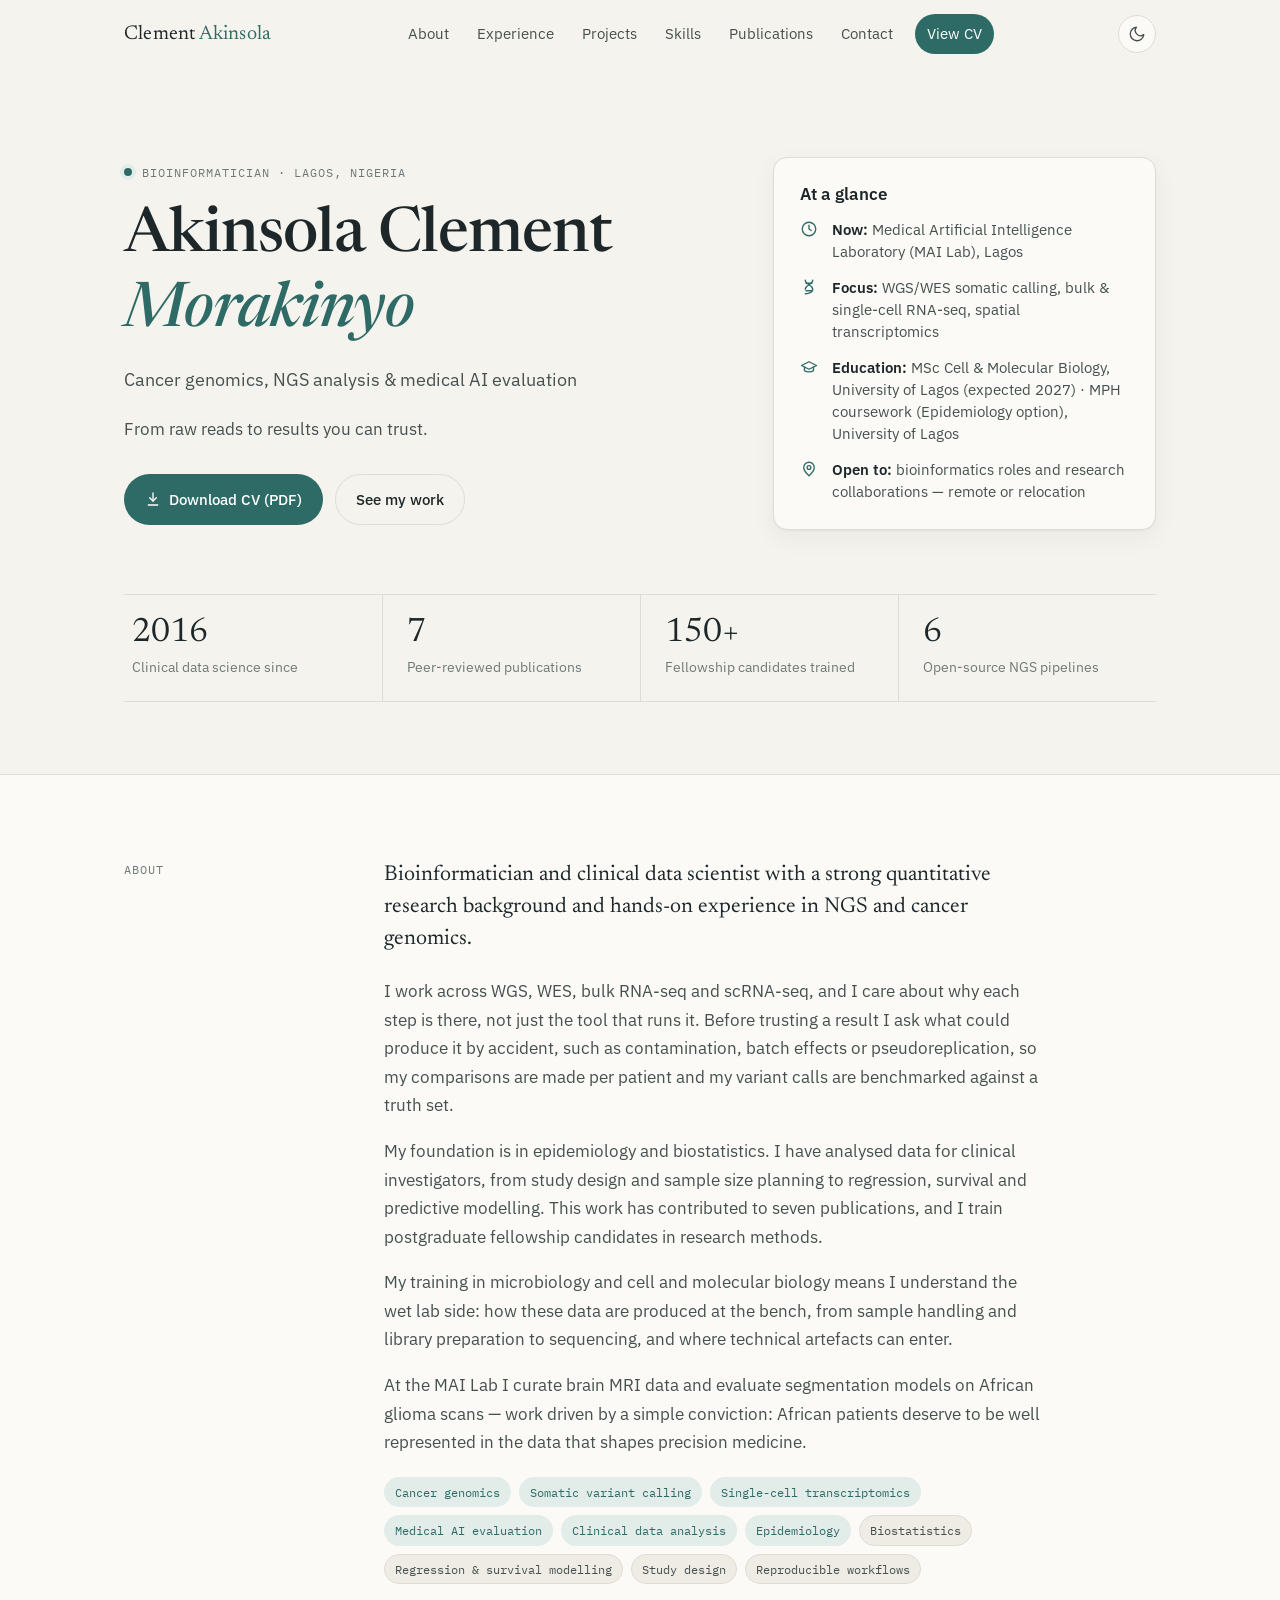
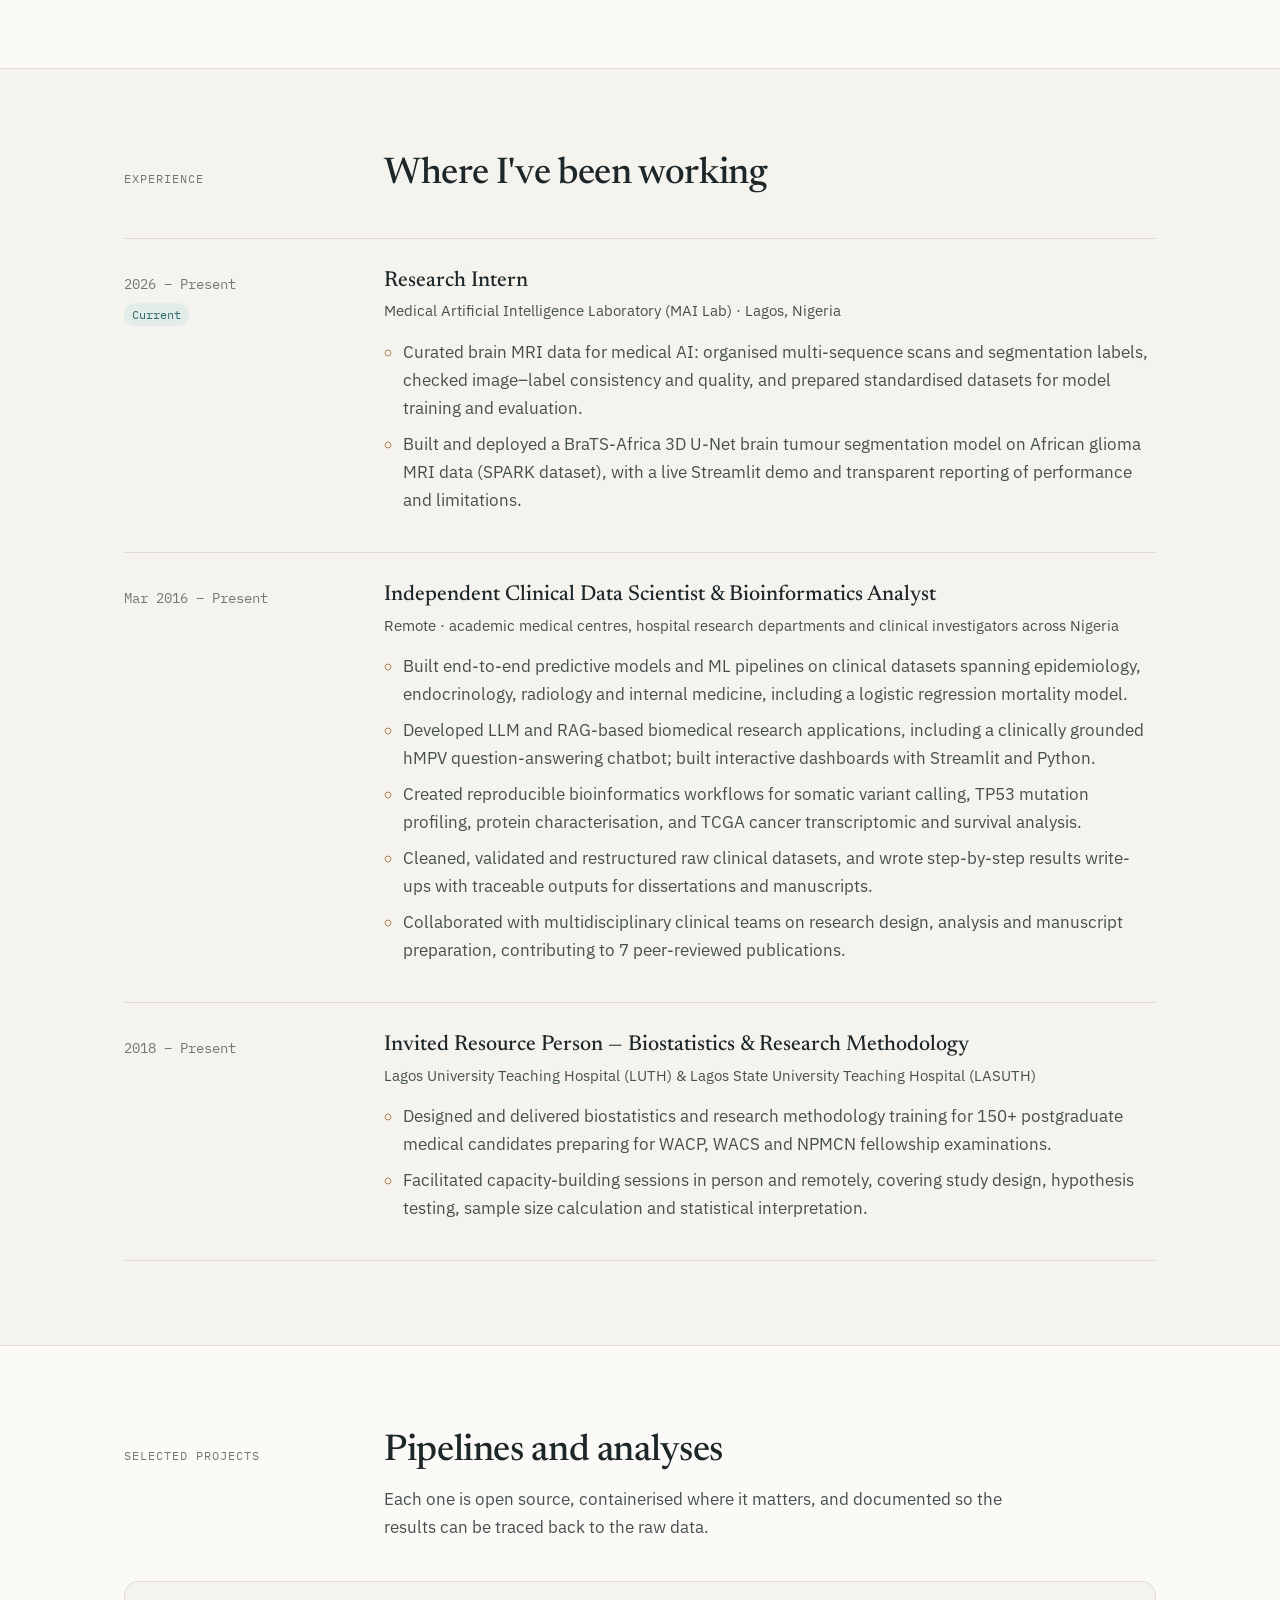
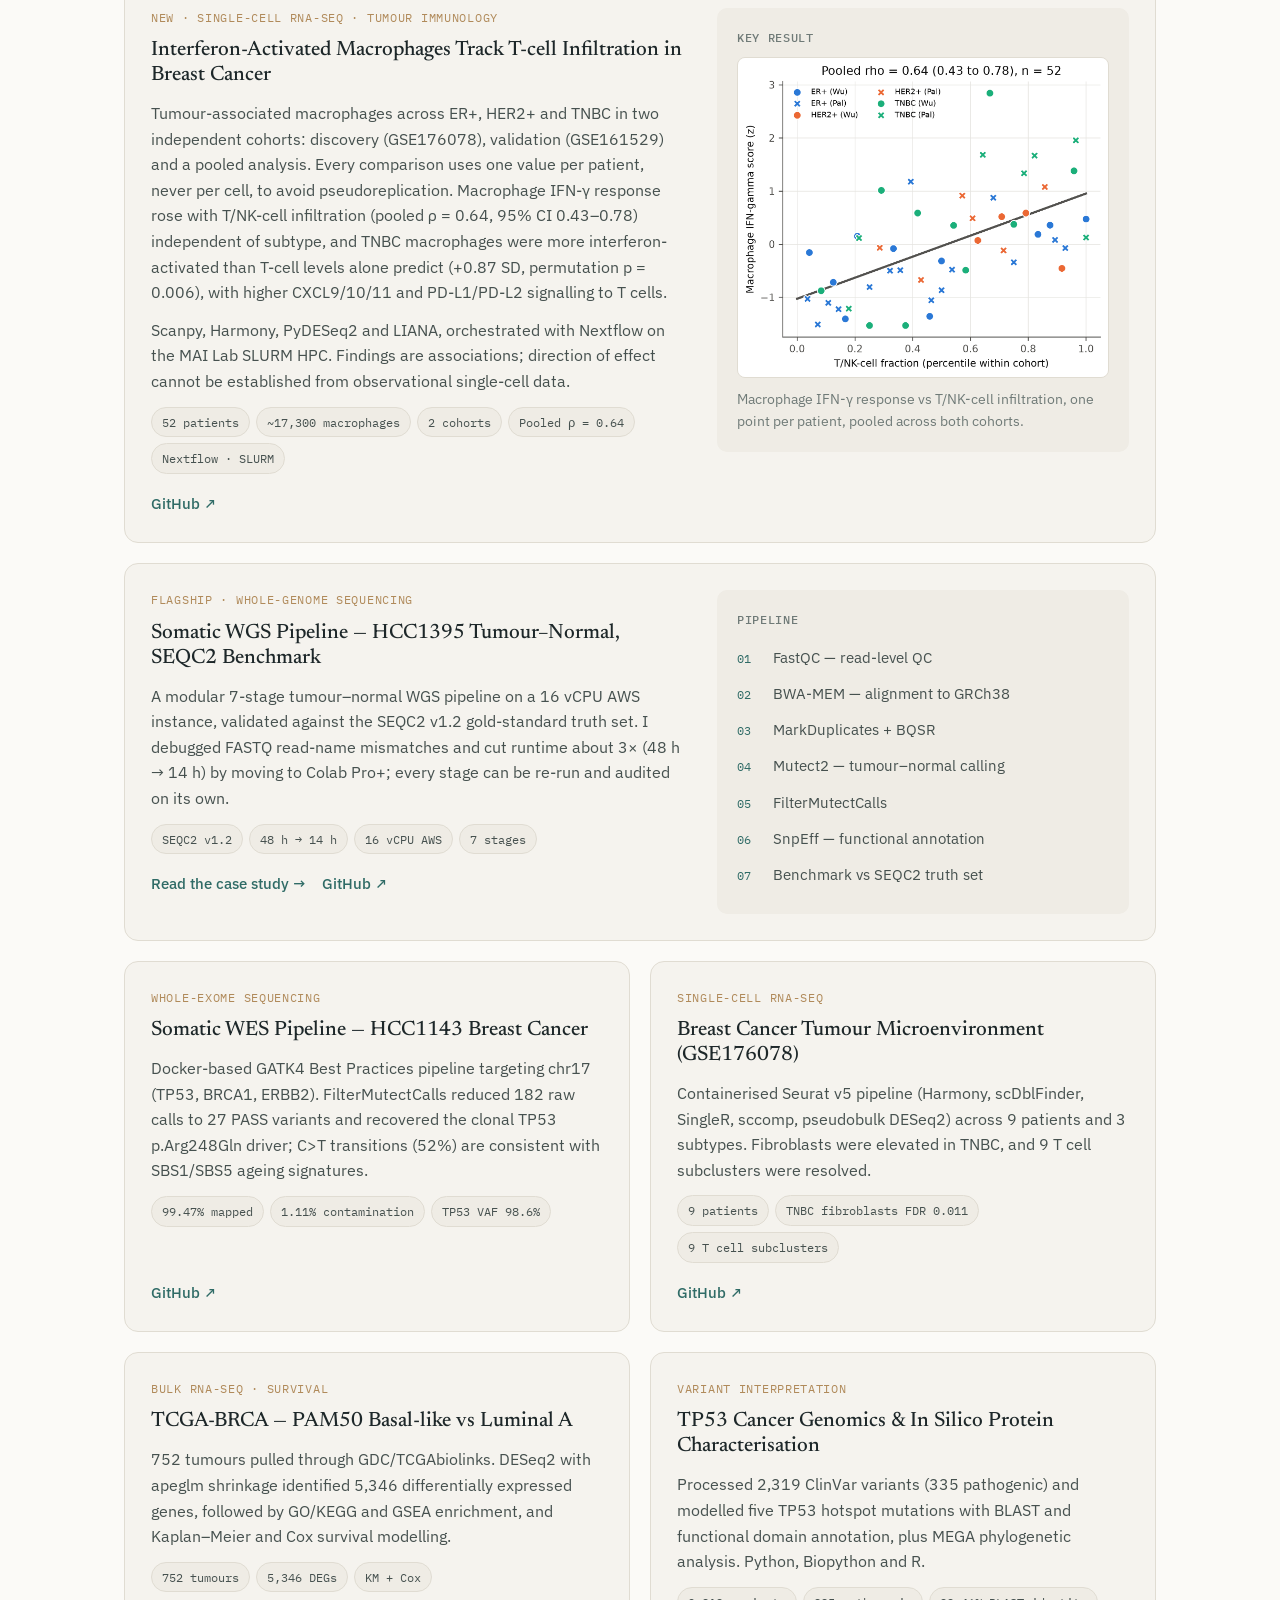
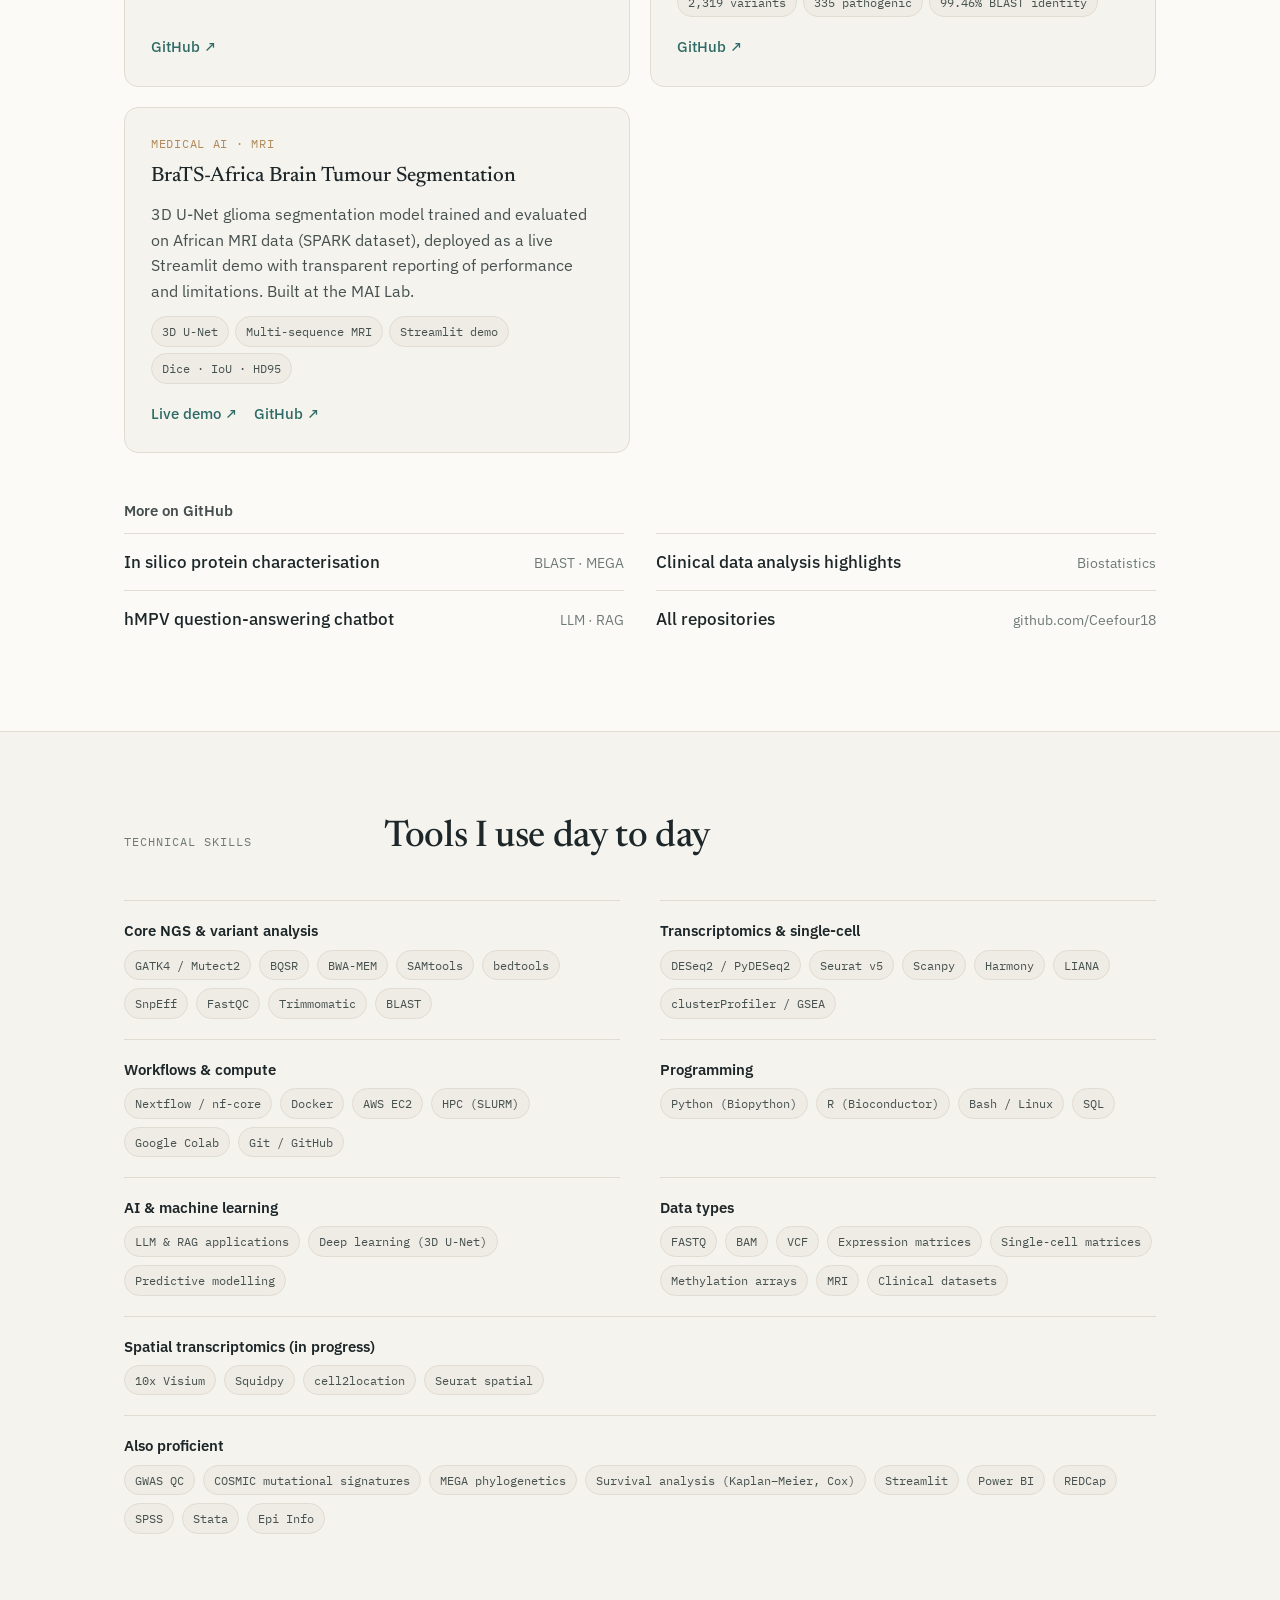
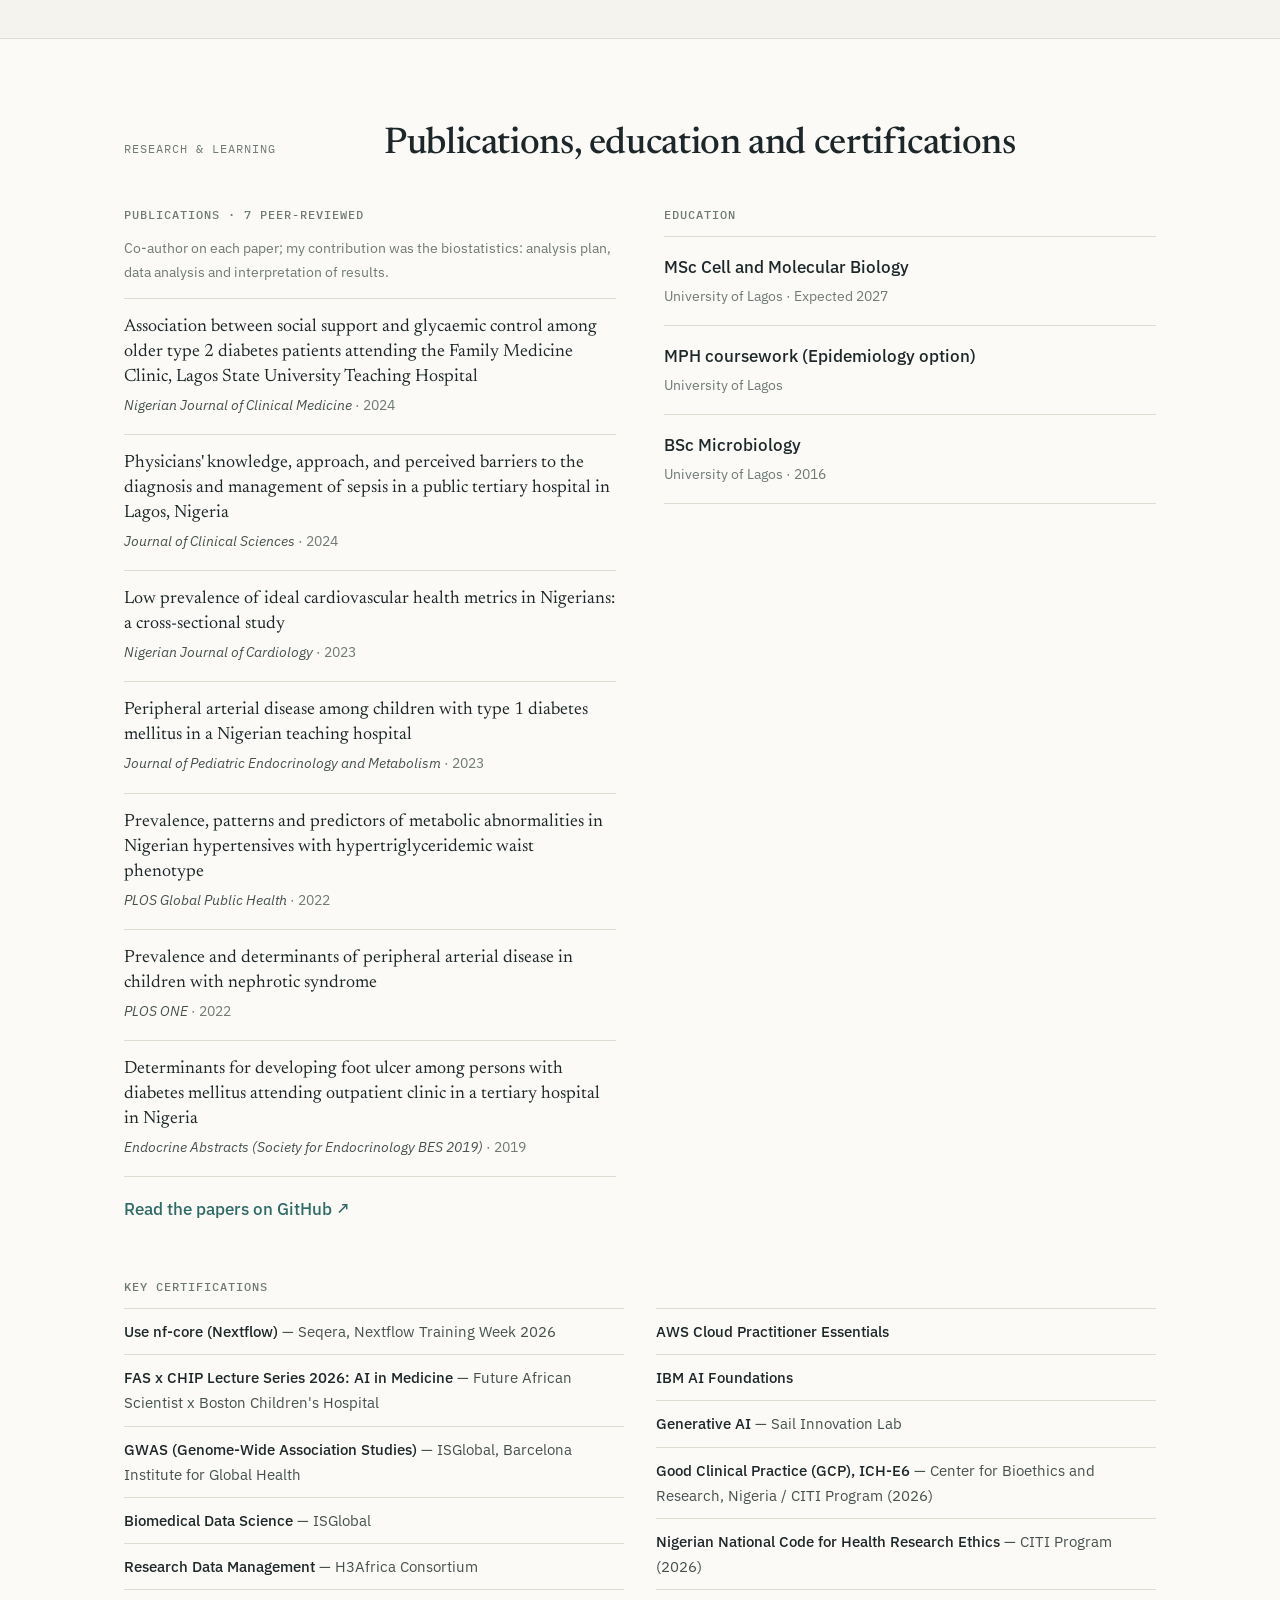
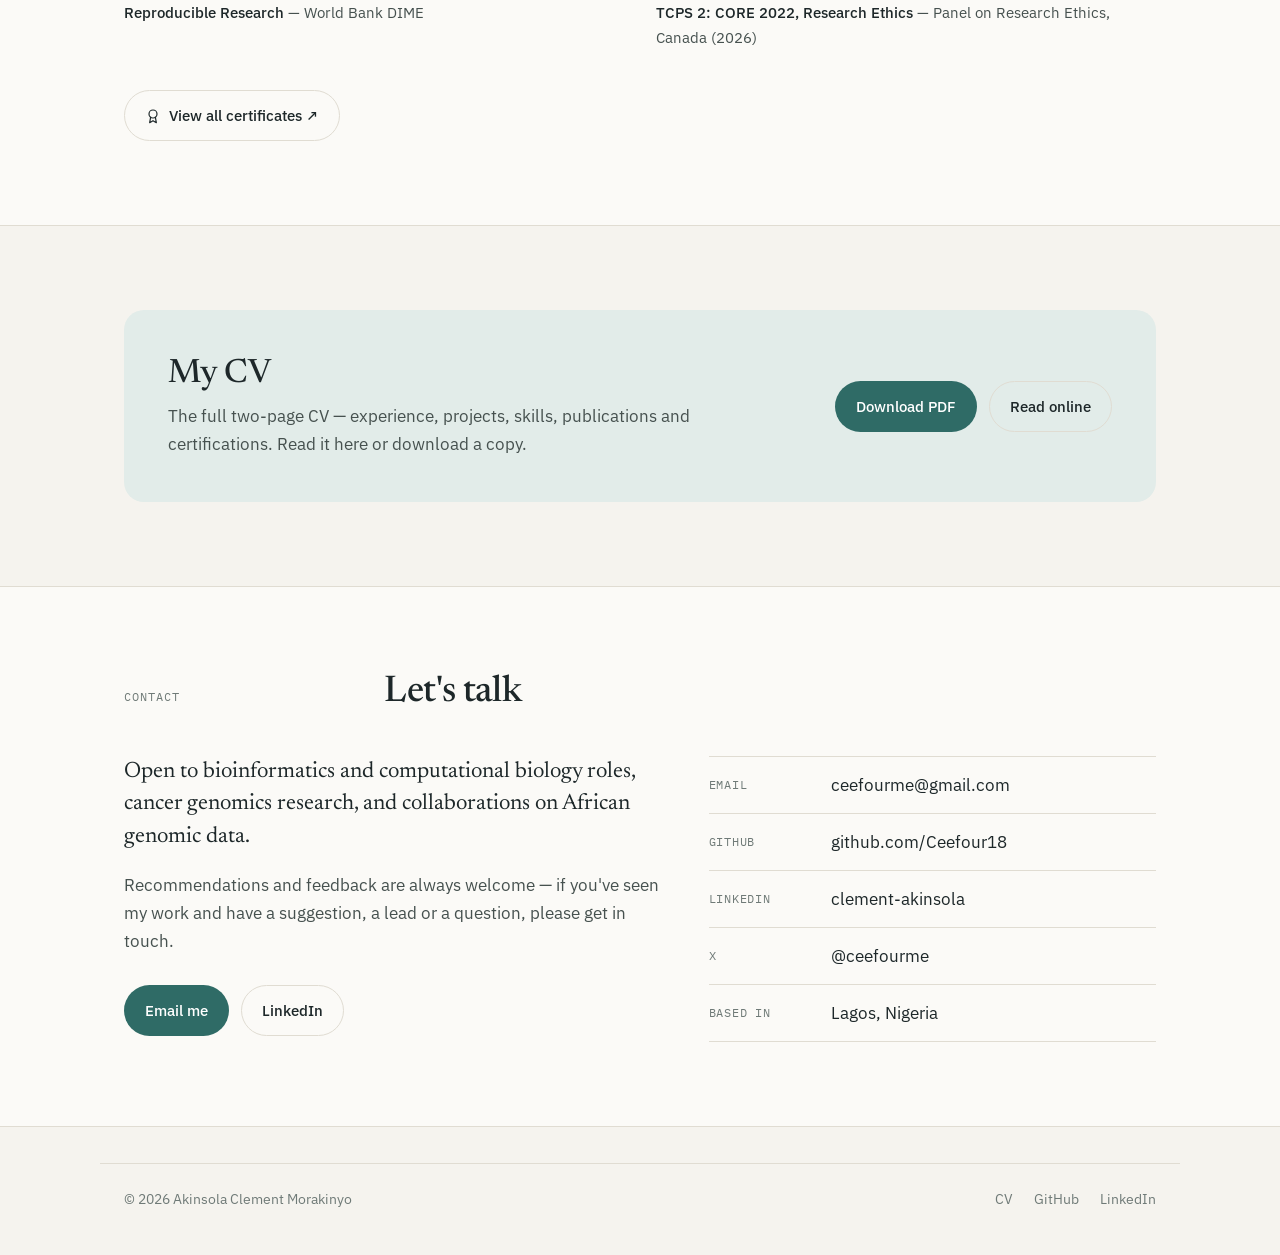
<file: index.html>
<!DOCTYPE html>
<html lang="en">
<head>
	<meta charset="utf-8" />
	<meta name="viewport" content="width=device-width, initial-scale=1.0" />
	<title>Clement Akinsola — Bioinformatician</title>
	<meta name="description" content="Akinsola Clement Morakinyo — bioinformatician and clinical data scientist in Lagos, Nigeria. Cancer genomics, NGS analysis (WGS, WES, bulk and single-cell RNA-seq, tumour immunology) and medical AI model evaluation." />
	<meta name="keywords" content="Bioinformatics, Cancer Genomics, NGS, WGS, WES, RNA-seq, scRNA-seq, GATK4, Mutect2, Seurat, Scanpy, DESeq2, Nextflow, nf-core, Medical AI, Brain tumour segmentation, Clinical Data Science, Lagos, Nigeria" />
	<meta name="author" content="Akinsola Clement Morakinyo" />
	<meta name="robots" content="index, follow" />
	<meta property="og:title" content="Clement Akinsola — Bioinformatician" />
	<meta property="og:description" content="Cancer genomics, NGS analysis and medical AI evaluation. Reproducible, containerised workflows grounded in clinical research." />
	<meta property="og:type" content="website" />
	<meta property="og:url" content="https://ceefour18.github.io/Ceefourmeweb.github.io/" />
	<meta property="og:image" content="https://ceefour18.github.io/Ceefourmeweb.github.io/images/og-card.png" />
	<meta property="og:image:width" content="1200" />
	<meta property="og:image:height" content="630" />
	<link rel="canonical" href="https://ceefour18.github.io/Ceefourmeweb.github.io/" />
	<meta property="og:image:alt" content="Clement Akinsola — Bioinformatician. Cancer genomics, NGS analysis and medical AI evaluation." />
	<meta name="twitter:card" content="summary_large_image" />
	<meta name="theme-color" content="#f5f3ee" />
	<link rel="icon" href="data:image/svg+xml,%3Csvg xmlns='http://www.w3.org/2000/svg' viewBox='0 0 64 64'%3E%3Crect width='64' height='64' rx='14' fill='%232f6b66'/%3E%3Ctext x='32' y='43' font-family='Georgia,serif' font-size='30' fill='%23fff' text-anchor='middle'%3ECA%3C/text%3E%3C/svg%3E" />
	<link rel="preconnect" href="https://fonts.googleapis.com" />
	<link rel="preconnect" href="https://fonts.gstatic.com" crossorigin />
	<link href="https://fonts.googleapis.com/css2?family=IBM+Plex+Mono:wght@400;500&family=IBM+Plex+Sans:wght@400;500;600&family=Newsreader:ital,opsz,wght@0,6..72,400;0,6..72,500;1,6..72,400;1,6..72,500&display=swap" rel="stylesheet" />
	<link rel="stylesheet" href="assets/css/calm.css" />
	<script src="assets/js/calm.js"></script>
</head>
<body>
	<a class="skip-link" href="#main">Skip to content</a>

	<header class="site-header">
		<div class="container header-inner">
			<a href="#top" class="brand">Clement <span>Akinsola</span></a>
			<nav class="nav" id="site-nav" aria-label="Main">
				<a href="#about">About</a>
				<a href="#experience">Experience</a>
				<a href="#projects">Projects</a>
				<a href="#skills">Skills</a>
				<a href="#publications">Publications</a>
				<a href="#contact">Contact</a>
				<a href="cv.html" class="nav-cv">View CV</a>
			</nav>
			<div class="header-actions">
				<button class="icon-btn" id="theme-toggle" type="button" aria-label="Switch light or dark theme">
					<svg width="18" height="18" viewBox="0 0 24 24" fill="none" stroke="currentColor" stroke-width="1.8" stroke-linecap="round" stroke-linejoin="round" aria-hidden="true"><path d="M21 12.8A9 9 0 1 1 11.2 3a7 7 0 0 0 9.8 9.8z"/></svg>
				</button>
				<button class="icon-btn menu-btn" id="menu-btn" type="button" aria-label="Open menu" aria-expanded="false" aria-controls="site-nav">
					<svg width="18" height="18" viewBox="0 0 24 24" fill="none" stroke="currentColor" stroke-width="1.8" stroke-linecap="round" aria-hidden="true"><line x1="4" y1="7" x2="20" y2="7"/><line x1="4" y1="12" x2="20" y2="12"/><line x1="4" y1="17" x2="20" y2="17"/></svg>
				</button>
			</div>
		</div>
	</header>

	<main id="main">
		<!-- Hero -->
		<section class="hero" id="top">
			<div class="container">
				<div class="hero-grid">
					<div>
						<div class="eyebrow"><span class="dot" aria-hidden="true"></span>Bioinformatician · Lagos, Nigeria</div>
						<h1>Akinsola Clement <em>Morakinyo</em></h1>
						<p class="role">Cancer genomics, NGS analysis &amp; medical AI evaluation</p>
						<p class="lede">
							From raw reads to results you can trust.
						</p>
						<div class="hero-actions">
							<a href="assets/Akinsola_Clement_Morakinyo_CV.pdf" class="btn btn-primary" download>
								<svg width="16" height="16" viewBox="0 0 24 24" fill="none" stroke="currentColor" stroke-width="2" stroke-linecap="round" stroke-linejoin="round" aria-hidden="true"><path d="M12 3v12"/><path d="m7 10 5 5 5-5"/><path d="M5 21h14"/></svg>
								Download CV (PDF)
							</a>
							<a href="#projects" class="btn btn-ghost">See my work</a>
						</div>
					</div>

					<aside class="hero-card" aria-label="At a glance">
						<h2>At a glance</h2>
						<ul class="facts">
							<li>
								<svg width="18" height="18" viewBox="0 0 24 24" fill="none" stroke="currentColor" stroke-width="1.8" stroke-linecap="round" stroke-linejoin="round" aria-hidden="true"><circle cx="12" cy="12" r="9"/><path d="M12 7v5l3 2"/></svg>
								<span><strong>Now:</strong> Medical Artificial Intelligence Laboratory (MAI Lab), Lagos</span>
							</li>
							<li>
								<svg width="18" height="18" viewBox="0 0 24 24" fill="none" stroke="currentColor" stroke-width="1.8" stroke-linecap="round" stroke-linejoin="round" aria-hidden="true"><path d="M7 3c0 6 10 6 10 12s-10 6-10 6"/><path d="M17 3c0 6-10 6-10 12"/><path d="M8 7h8M8 17h8"/></svg>
								<span><strong>Focus:</strong> WGS/WES somatic calling, bulk &amp; single-cell RNA-seq, spatial transcriptomics</span>
							</li>
							<li>
								<svg width="18" height="18" viewBox="0 0 24 24" fill="none" stroke="currentColor" stroke-width="1.8" stroke-linecap="round" stroke-linejoin="round" aria-hidden="true"><path d="M22 10 12 5 2 10l10 5 10-5z"/><path d="M6 12v5c3 2 9 2 12 0v-5"/></svg>
								<span><strong>Education:</strong> MSc Cell &amp; Molecular Biology, University of Lagos (expected 2027) · MPH coursework (Epidemiology option), University of Lagos</span>
							</li>
							<li>
								<svg width="18" height="18" viewBox="0 0 24 24" fill="none" stroke="currentColor" stroke-width="1.8" stroke-linecap="round" stroke-linejoin="round" aria-hidden="true"><path d="M12 21s-7-6.2-7-11a7 7 0 0 1 14 0c0 4.8-7 11-7 11z"/><circle cx="12" cy="10" r="2.5"/></svg>
								<span><strong>Open to:</strong> bioinformatics roles and research collaborations — remote or relocation</span>
							</li>
						</ul>
					</aside>
				</div>

				<div class="stats" aria-label="Highlights">
					<div class="stat"><div class="num">2016</div><div class="lbl">Clinical data science since</div></div>
					<div class="stat"><div class="num">7</div><div class="lbl">Peer-reviewed publications</div></div>
					<div class="stat"><div class="num">150+</div><div class="lbl">Fellowship candidates trained</div></div>
					<div class="stat"><div class="num">6</div><div class="lbl">Open-source NGS pipelines</div></div>
				</div>
			</div>
		</section>

		<!-- About -->
		<section class="section alt" id="about">
			<div class="container reveal">
				<div class="about-grid">
					<div class="section-label">About</div>
					<div class="about-text">
						<p>Bioinformatician and clinical data scientist with a strong quantitative research background and hands-on experience in NGS and cancer genomics.</p>
						<p>
							I work across WGS, WES, bulk RNA-seq and scRNA-seq, and I care about why each step is there, not just the tool that runs it. Before trusting a result I ask what could produce it by accident, such as contamination, batch effects or pseudoreplication, so my comparisons are made per patient and my variant calls are benchmarked against a truth set.
						</p>
						<p>
							My foundation is in epidemiology and biostatistics. I have analysed data for clinical investigators, from study design and sample size planning to regression, survival and predictive modelling. This work has contributed to seven publications, and I train postgraduate fellowship candidates in research methods.
						</p>
						<p>
							My training in microbiology and cell and molecular biology means I understand the wet lab side: how these data are produced at the bench, from sample handling and library preparation to sequencing, and where technical artefacts can enter.
						</p>
						<p>
							At the MAI Lab I curate brain MRI data and evaluate segmentation models on African glioma scans — work driven by a simple conviction: African patients deserve to be well represented in the data that shapes precision medicine.
						</p>
						<div class="focus-list">
							<span class="chip accent">Cancer genomics</span>
							<span class="chip accent">Somatic variant calling</span>
							<span class="chip accent">Single-cell transcriptomics</span>
							<span class="chip accent">Medical AI evaluation</span>
							<span class="chip accent">Clinical data analysis</span>
							<span class="chip accent">Epidemiology</span>
							<span class="chip">Biostatistics</span>
							<span class="chip">Regression &amp; survival modelling</span>
							<span class="chip">Study design</span>
							<span class="chip">Reproducible workflows</span>
						</div>
					</div>
				</div>

			</div>
		</section>

		<!-- Experience -->
		<section class="section" id="experience">
			<div class="container">
				<div class="section-head reveal">
					<div class="section-label">Experience</div>
					<div><h2>Where I've been working</h2></div>
				</div>
				<ol class="timeline">
					<li class="tl-item reveal">
						<div class="tl-when">2026 – Present<br /><span class="now">Current</span></div>
						<div>
							<h3>Research Intern</h3>
							<div class="tl-org">Medical Artificial Intelligence Laboratory (MAI Lab) · Lagos, Nigeria</div>
							<ul>
								<li>Curated brain MRI data for medical AI: organised multi-sequence scans and segmentation labels, checked image–label consistency and quality, and prepared standardised datasets for model training and evaluation.</li>
								<li>Built and deployed a BraTS-Africa 3D U-Net brain tumour segmentation model on African glioma MRI data (SPARK dataset), with a live Streamlit demo and transparent reporting of performance and limitations.</li>
							</ul>
						</div>
					</li>
					<li class="tl-item reveal">
						<div class="tl-when">Mar 2016 – Present</div>
						<div>
							<h3>Independent Clinical Data Scientist &amp; Bioinformatics Analyst</h3>
							<div class="tl-org">Remote · academic medical centres, hospital research departments and clinical investigators across Nigeria</div>
							<ul>
								<li>Built end-to-end predictive models and ML pipelines on clinical datasets spanning epidemiology, endocrinology, radiology and internal medicine, including a logistic regression mortality model.</li>
								<li>Developed LLM and RAG-based biomedical research applications, including a clinically grounded hMPV question-answering chatbot; built interactive dashboards with Streamlit and Python.</li>
								<li>Created reproducible bioinformatics workflows for somatic variant calling, TP53 mutation profiling, protein characterisation, and TCGA cancer transcriptomic and survival analysis.</li>
								<li>Cleaned, validated and restructured raw clinical datasets, and wrote step-by-step results write-ups with traceable outputs for dissertations and manuscripts.</li>
								<li>Collaborated with multidisciplinary clinical teams on research design, analysis and manuscript preparation, contributing to 7 peer-reviewed publications.</li>
							</ul>
						</div>
					</li>
					<li class="tl-item reveal">
						<div class="tl-when">2018 – Present</div>
						<div>
							<h3>Invited Resource Person — Biostatistics &amp; Research Methodology</h3>
							<div class="tl-org">Lagos University Teaching Hospital (LUTH) &amp; Lagos State University Teaching Hospital (LASUTH)</div>
							<ul>
								<li>Designed and delivered biostatistics and research methodology training for 150+ postgraduate medical candidates preparing for WACP, WACS and NPMCN fellowship examinations.</li>
								<li>Facilitated capacity-building sessions in person and remotely, covering study design, hypothesis testing, sample size calculation and statistical interpretation.</li>
							</ul>
						</div>
					</li>
				</ol>
			</div>
		</section>

		<!-- Projects -->
		<section class="section alt" id="projects">
			<div class="container">
				<div class="section-head reveal">
					<div class="section-label">Selected projects</div>
					<div>
						<h2>Pipelines and analyses</h2>
						<p>Each one is open source, containerised where it matters, and documented so the results can be traced back to the raw data.</p>
					</div>
				</div>

				<div class="projects">
					<article class="project featured reveal">
						<div style="display:flex;flex-direction:column;gap:12px;">
							<span class="kicker">New · Single-cell RNA-seq · Tumour immunology</span>
							<h3><a href="https://github.com/Ceefour18/breast-cancer-macrophage-scrnaseq" target="_blank" rel="noopener">Interferon-Activated Macrophages Track T-cell Infiltration in Breast Cancer</a></h3>
							<p>Tumour-associated macrophages across ER+, HER2+ and TNBC in two independent cohorts: discovery (GSE176078), validation (GSE161529) and a pooled analysis. Every comparison uses one value per patient, never per cell, to avoid pseudoreplication. Macrophage IFN-γ response rose with T/NK-cell infiltration (pooled ρ = 0.64, 95% CI 0.43–0.78) independent of subtype, and TNBC macrophages were more interferon-activated than T-cell levels alone predict (+0.87 SD, permutation p = 0.006), with higher CXCL9/10/11 and PD-L1/PD-L2 signalling to T cells.</p>
							<p>Scanpy, Harmony, PyDESeq2 and LIANA, orchestrated with Nextflow on the MAI Lab SLURM HPC. Findings are associations; direction of effect cannot be established from observational single-cell data.</p>
							<div class="metrics">
								<span class="chip">52 patients</span>
								<span class="chip">~17,300 macrophages</span>
								<span class="chip">2 cohorts</span>
								<span class="chip">Pooled ρ = 0.64</span>
								<span class="chip">Nextflow · SLURM</span>
							</div>
							<div class="project-links">
								<a href="https://github.com/Ceefour18/breast-cancer-macrophage-scrnaseq" target="_blank" rel="noopener">GitHub ↗</a>
							</div>
						</div>
						<figure class="featured-side featured-figure">
							<h4>Key result</h4>
							<img src="images/macrophage-ifn-tcells.png" width="1408" height="1211" loading="lazy" alt="Scatter plot of macrophage interferon-gamma score against T/NK-cell fraction for 52 patients across two cohorts, coloured by subtype, with a rising trend line; pooled rho 0.64." />
							<figcaption>Macrophage IFN-γ response vs T/NK-cell infiltration, one point per patient, pooled across both cohorts.</figcaption>
						</figure>
					</article>

					<article class="project featured reveal">
						<div style="display:flex;flex-direction:column;gap:12px;">
							<span class="kicker">Flagship · Whole-genome sequencing</span>
							<h3><a href="case-study-hcc1395.html">Somatic WGS Pipeline — HCC1395 Tumour–Normal, SEQC2 Benchmark</a></h3>
							<p>A modular 7-stage tumour–normal WGS pipeline on a 16 vCPU AWS instance, validated against the SEQC2 v1.2 gold-standard truth set. I debugged FASTQ read-name mismatches and cut runtime about 3× (48 h → 14 h) by moving to Colab Pro+; every stage can be re-run and audited on its own.</p>
							<div class="metrics">
								<span class="chip">SEQC2 v1.2</span>
								<span class="chip">48 h → 14 h</span>
								<span class="chip">16 vCPU AWS</span>
								<span class="chip">7 stages</span>
							</div>
							<div class="project-links">
								<a href="case-study-hcc1395.html">Read the case study →</a>
								<a href="https://github.com/Ceefour18/Breast_cancer_WGS" target="_blank" rel="noopener">GitHub ↗</a>
							</div>
						</div>
						<div class="featured-side">
							<h4>Pipeline</h4>
							<ol class="pipeline">
								<li>FastQC — read-level QC</li>
								<li>BWA-MEM — alignment to GRCh38</li>
								<li>MarkDuplicates + BQSR</li>
								<li>Mutect2 — tumour–normal calling</li>
								<li>FilterMutectCalls</li>
								<li>SnpEff — functional annotation</li>
								<li>Benchmark vs SEQC2 truth set</li>
							</ol>
						</div>
					</article>

					<article class="project reveal">
						<span class="kicker">Whole-exome sequencing</span>
						<h3><a href="https://github.com/Ceefour18/somatic-wes-breast-cancer-gatk4" target="_blank" rel="noopener">Somatic WES Pipeline — HCC1143 Breast Cancer</a></h3>
						<p>Docker-based GATK4 Best Practices pipeline targeting chr17 (TP53, BRCA1, ERBB2). FilterMutectCalls reduced 182 raw calls to 27 PASS variants and recovered the clonal TP53 p.Arg248Gln driver; C&gt;T transitions (52%) are consistent with SBS1/SBS5 ageing signatures.</p>
						<div class="metrics">
							<span class="chip">99.47% mapped</span>
							<span class="chip">1.11% contamination</span>
							<span class="chip">TP53 VAF 98.6%</span>
						</div>
						<div class="project-links"><a href="https://github.com/Ceefour18/somatic-wes-breast-cancer-gatk4" target="_blank" rel="noopener">GitHub ↗</a></div>
					</article>

					<article class="project reveal">
						<span class="kicker">Single-cell RNA-seq</span>
						<h3><a href="https://github.com/Ceefour18/scRNA_BreastCA" target="_blank" rel="noopener">Breast Cancer Tumour Microenvironment (GSE176078)</a></h3>
						<p>Containerised Seurat v5 pipeline (Harmony, scDblFinder, SingleR, sccomp, pseudobulk DESeq2) across 9 patients and 3 subtypes. Fibroblasts were elevated in TNBC, and 9 T cell subclusters were resolved.</p>
						<div class="metrics">
							<span class="chip">9 patients</span>
							<span class="chip">TNBC fibroblasts FDR 0.011</span>
							<span class="chip">9 T cell subclusters</span>
						</div>
						<div class="project-links"><a href="https://github.com/Ceefour18/scRNA_BreastCA" target="_blank" rel="noopener">GitHub ↗</a></div>
					</article>

					<article class="project reveal">
						<span class="kicker">Bulk RNA-seq · Survival</span>
						<h3><a href="https://github.com/Ceefour18/tcga-brca-rnaseq" target="_blank" rel="noopener">TCGA-BRCA — PAM50 Basal-like vs Luminal A</a></h3>
						<p>752 tumours pulled through GDC/TCGAbiolinks. DESeq2 with apeglm shrinkage identified 5,346 differentially expressed genes, followed by GO/KEGG and GSEA enrichment, and Kaplan–Meier and Cox survival modelling.</p>
						<div class="metrics">
							<span class="chip">752 tumours</span>
							<span class="chip">5,346 DEGs</span>
							<span class="chip">KM + Cox</span>
						</div>
						<div class="project-links"><a href="https://github.com/Ceefour18/tcga-brca-rnaseq" target="_blank" rel="noopener">GitHub ↗</a></div>
					</article>

					<article class="project reveal">
						<span class="kicker">Variant interpretation</span>
						<h3><a href="https://github.com/Ceefour18/tp53-cancer-genomics" target="_blank" rel="noopener">TP53 Cancer Genomics &amp; In Silico Protein Characterisation</a></h3>
						<p>Processed 2,319 ClinVar variants (335 pathogenic) and modelled five TP53 hotspot mutations with BLAST and functional domain annotation, plus MEGA phylogenetic analysis. Python, Biopython and R.</p>
						<div class="metrics">
							<span class="chip">2,319 variants</span>
							<span class="chip">335 pathogenic</span>
							<span class="chip">99.46% BLAST identity</span>
						</div>
						<div class="project-links"><a href="https://github.com/Ceefour18/tp53-cancer-genomics" target="_blank" rel="noopener">GitHub ↗</a></div>
					</article>

					<article class="project reveal">
						<span class="kicker">Medical AI · MRI</span>
						<h3><a href="https://github.com/Ceefour18/brats-africa-3dunet-segmentation" target="_blank" rel="noopener">BraTS-Africa Brain Tumour Segmentation</a></h3>
						<p>3D U-Net glioma segmentation model trained and evaluated on African MRI data (SPARK dataset), deployed as a live Streamlit demo with transparent reporting of performance and limitations. Built at the MAI Lab.</p>
						<div class="metrics">
							<span class="chip">3D U-Net</span>
							<span class="chip">Multi-sequence MRI</span>
							<span class="chip">Streamlit demo</span>
							<span class="chip">Dice · IoU · HD95</span>
						</div>
						<div class="project-links">
							<a href="https://brats-africa-3dunet.streamlit.app" target="_blank" rel="noopener">Live demo ↗</a>
							<a href="https://github.com/Ceefour18/brats-africa-3dunet-segmentation" target="_blank" rel="noopener">GitHub ↗</a>
						</div>
					</article>
				</div>

				<div class="other-work reveal">
					<h3>More on GitHub</h3>
					<ul class="link-list">
						<li><a href="https://github.com/Ceefour18/In_Silico_Characterization_protein" target="_blank" rel="noopener">In silico protein characterisation</a><span>BLAST · MEGA</span></li>
						<li><a href="https://github.com/Ceefour18/Analysis-Highlight" target="_blank" rel="noopener">Clinical data analysis highlights</a><span>Biostatistics</span></li>
						<li><a href="https://github.com/Ceefour18/HMPV" target="_blank" rel="noopener">hMPV question-answering chatbot</a><span>LLM · RAG</span></li>
						<li><a href="https://github.com/Ceefour18" target="_blank" rel="noopener">All repositories</a><span>github.com/Ceefour18</span></li>
					</ul>
				</div>
			</div>
		</section>

		<!-- Skills -->
		<section class="section" id="skills">
			<div class="container">
				<div class="section-head reveal">
					<div class="section-label">Technical skills</div>
					<div><h2>Tools I use day to day</h2></div>
				</div>
				<div class="skills reveal">
					<div class="skill-row">
						<h3>Core NGS &amp; variant analysis</h3>
						<div class="focus-list">
							<span class="chip">GATK4 / Mutect2</span><span class="chip">BQSR</span><span class="chip">BWA-MEM</span><span class="chip">SAMtools</span><span class="chip">bedtools</span><span class="chip">SnpEff</span><span class="chip">FastQC</span><span class="chip">Trimmomatic</span><span class="chip">BLAST</span>
						</div>
					</div>
					<div class="skill-row">
						<h3>Transcriptomics &amp; single-cell</h3>
						<div class="focus-list">
							<span class="chip">DESeq2 / PyDESeq2</span><span class="chip">Seurat v5</span><span class="chip">Scanpy</span><span class="chip">Harmony</span><span class="chip">LIANA</span><span class="chip">clusterProfiler / GSEA</span>
						</div>
					</div>
					<div class="skill-row">
						<h3>Workflows &amp; compute</h3>
						<div class="focus-list">
							<span class="chip">Nextflow / nf-core</span><span class="chip">Docker</span><span class="chip">AWS EC2</span><span class="chip">HPC (SLURM)</span><span class="chip">Google Colab</span><span class="chip">Git / GitHub</span>
						</div>
					</div>
					<div class="skill-row">
						<h3>Programming</h3>
						<div class="focus-list">
							<span class="chip">Python (Biopython)</span><span class="chip">R (Bioconductor)</span><span class="chip">Bash / Linux</span><span class="chip">SQL</span>
						</div>
					</div>
					<div class="skill-row">
						<h3>AI &amp; machine learning</h3>
						<div class="focus-list">
							<span class="chip">LLM &amp; RAG applications</span><span class="chip">Deep learning (3D U-Net)</span><span class="chip">Predictive modelling</span>
						</div>
					</div>
					<div class="skill-row">
						<h3>Data types</h3>
						<div class="focus-list">
							<span class="chip">FASTQ</span><span class="chip">BAM</span><span class="chip">VCF</span><span class="chip">Expression matrices</span><span class="chip">Single-cell matrices</span><span class="chip">Methylation arrays</span><span class="chip">MRI</span><span class="chip">Clinical datasets</span>
						</div>
					</div>
					<div class="skill-row" style="grid-column: 1 / -1;">
						<h3>Spatial transcriptomics (in progress)</h3>
						<div class="focus-list">
							<span class="chip">10x Visium</span><span class="chip">Squidpy</span><span class="chip">cell2location</span><span class="chip">Seurat spatial</span>
						</div>
					</div>
					<div class="skill-row" style="grid-column: 1 / -1;">
						<h3>Also proficient</h3>
						<div class="focus-list">
							<span class="chip">GWAS QC</span><span class="chip">COSMIC mutational signatures</span><span class="chip">MEGA phylogenetics</span><span class="chip">Survival analysis (Kaplan–Meier, Cox)</span><span class="chip">Streamlit</span><span class="chip">Power BI</span><span class="chip">REDCap</span><span class="chip">SPSS</span><span class="chip">Stata</span><span class="chip">Epi Info</span>
						</div>
					</div>
				</div>
			</div>
		</section>

		<!-- Publications, education, certifications -->
		<section class="section alt" id="publications">
			<div class="container">
				<div class="section-head reveal">
					<div class="section-label">Research &amp; learning</div>
					<div><h2>Publications, education and certifications</h2></div>
				</div>

				<div class="two-col reveal">
					<div>
						<h3 class="col-title">Publications · 7 peer-reviewed</h3>
						<p class="pub-meta" style="display:block;margin:0 0 14px;">Co-author on each paper; my contribution was the biostatistics: analysis plan, data analysis and interpretation of results.</p>
						<ul class="plain-list">
							<li>
								<a class="pub-title" href="https://ajol.info/index.php/njcm/article/view/275091" target="_blank" rel="noopener">Association between social support and glycaemic control among older type 2 diabetes patients attending the Family Medicine Clinic, Lagos State University Teaching Hospital</a>
								<span class="pub-meta"><em>Nigerian Journal of Clinical Medicine</em> · 2024</span>
							</li>
							<li>
								<a class="pub-title" href="https://doi.org/10.4103/jcls.jcls_45_23" target="_blank" rel="noopener">Physicians' knowledge, approach, and perceived barriers to the diagnosis and management of sepsis in a public tertiary hospital in Lagos, Nigeria</a>
								<span class="pub-meta"><em>Journal of Clinical Sciences</em> · 2024</span>
							</li>
							<li>
								<a class="pub-title" href="https://doi.org/10.4103/njc.njc_15_23" target="_blank" rel="noopener">Low prevalence of ideal cardiovascular health metrics in Nigerians: a cross-sectional study</a>
								<span class="pub-meta"><em>Nigerian Journal of Cardiology</em> · 2023</span>
							</li>
							<li>
								<a class="pub-title" href="https://doi.org/10.1515/jpem-2022-0504" target="_blank" rel="noopener">Peripheral arterial disease among children with type 1 diabetes mellitus in a Nigerian teaching hospital</a>
								<span class="pub-meta"><em>Journal of Pediatric Endocrinology and Metabolism</em> · 2023</span>
							</li>
							<li>
								<a class="pub-title" href="https://doi.org/10.1371/journal.pgph.0001203" target="_blank" rel="noopener">Prevalence, patterns and predictors of metabolic abnormalities in Nigerian hypertensives with hypertriglyceridemic waist phenotype</a>
								<span class="pub-meta"><em>PLOS Global Public Health</em> · 2022</span>
							</li>
							<li>
								<a class="pub-title" href="https://doi.org/10.1371/journal.pone.0266432" target="_blank" rel="noopener">Prevalence and determinants of peripheral arterial disease in children with nephrotic syndrome</a>
								<span class="pub-meta"><em>PLOS ONE</em> · 2022</span>
							</li>
							<li>
								<a class="pub-title" href="https://doi.org/10.1530/endoabs.65.P213" target="_blank" rel="noopener">Determinants for developing foot ulcer among persons with diabetes mellitus attending outpatient clinic in a tertiary hospital in Nigeria</a>
								<span class="pub-meta"><em>Endocrine Abstracts (Society for Endocrinology BES 2019)</em> · 2019</span>
							</li>
						</ul>
						<a class="more-link" href="https://github.com/Ceefour18/Peer-reviewed-Publication" target="_blank" rel="noopener">Read the papers on GitHub ↗</a>
					</div>

					<div>
						<h3 class="col-title">Education</h3>
						<ul class="plain-list">
							<li><span class="t">MSc Cell and Molecular Biology</span><span class="s">University of Lagos · Expected 2027</span></li>
							<li><span class="t">MPH coursework (Epidemiology option)</span><span class="s">University of Lagos</span></li>
							<li><span class="t">BSc Microbiology</span><span class="s">University of Lagos · 2016</span></li>
						</ul>
					</div>
				</div>

				<div class="reveal" style="margin-top:56px;">
					<h3 class="col-title">Key certifications</h3>
					<ul class="certs">
						<li><strong>Use nf-core (Nextflow)</strong> — Seqera, Nextflow Training Week 2026</li>
						<li><strong>FAS x CHIP Lecture Series 2026: AI in Medicine</strong> — Future African Scientist x Boston Children's Hospital</li>
						<li><strong>GWAS (Genome-Wide Association Studies)</strong> — ISGlobal, Barcelona Institute for Global Health</li>
						<li><strong>Biomedical Data Science</strong> — ISGlobal</li>
						<li><strong>Research Data Management</strong> — H3Africa Consortium</li>
						<li><strong>Reproducible Research</strong> — World Bank DIME</li>
						<li><strong>AWS Cloud Practitioner Essentials</strong></li>
						<li><strong>IBM AI Foundations</strong></li>
						<li><strong>Generative AI</strong> — Sail Innovation Lab</li>
						<li><strong>Good Clinical Practice (GCP), ICH-E6</strong> — Center for Bioethics and Research, Nigeria / CITI Program (2026)</li>
						<li><strong>Nigerian National Code for Health Research Ethics</strong> — CITI Program (2026)</li>
						<li><strong>TCPS 2: CORE 2022, Research Ethics</strong> — Panel on Research Ethics, Canada (2026)</li>
					</ul>
					<div class="hero-actions">
						<a href="https://drive.google.com/drive/folders/1qNPRoC_B_4x82F5xLTSy3hkNh7T-PBLE" class="btn btn-ghost" target="_blank" rel="noopener">
							<svg width="16" height="16" viewBox="0 0 24 24" fill="none" stroke="currentColor" stroke-width="1.8" stroke-linecap="round" stroke-linejoin="round" aria-hidden="true"><circle cx="12" cy="9" r="6"/><path d="M8.5 13.5 7 22l5-3 5 3-1.5-8.5"/></svg>
							View all certificates ↗
						</a>
					</div>
				</div>
			</div>
		</section>

		<!-- CV band -->
		<section class="section" id="cv">
			<div class="container reveal">
				<div class="cv-band">
					<div>
						<h2>My CV</h2>
						<p>The full two-page CV — experience, projects, skills, publications and certifications. Read it here or download a copy.</p>
					</div>
					<div class="hero-actions">
						<a href="assets/Akinsola_Clement_Morakinyo_CV.pdf" class="btn btn-primary" download>Download PDF</a>
						<a href="cv.html" class="btn btn-ghost">Read online</a>
					</div>
				</div>
			</div>
		</section>

		<!-- Contact -->
		<section class="section alt" id="contact">
			<div class="container">
				<div class="section-head reveal">
					<div class="section-label">Contact</div>
					<div><h2>Let's talk</h2></div>
				</div>
				<div class="contact-grid reveal">
					<div>
						<p class="contact-lede">Open to bioinformatics and computational biology roles, cancer genomics research, and collaborations on African genomic data.</p>
						<p style="color:var(--ink-soft);">Recommendations and feedback are always welcome — if you've seen my work and have a suggestion, a lead or a question, please get in touch.</p>
						<div class="hero-actions">
							<a href="mailto:ceefourme@gmail.com" class="btn btn-primary">Email me</a>
							<a href="https://www.linkedin.com/in/clement-akinsola/" class="btn btn-ghost" target="_blank" rel="noopener">LinkedIn</a>
						</div>
					</div>
					<ul class="contact-list">
						<li><span class="k">Email</span><a href="mailto:ceefourme@gmail.com">ceefourme@gmail.com</a></li>
						<li><span class="k">GitHub</span><a href="https://github.com/Ceefour18" target="_blank" rel="noopener">github.com/Ceefour18</a></li>
						<li><span class="k">LinkedIn</span><a href="https://www.linkedin.com/in/clement-akinsola/" target="_blank" rel="noopener">clement-akinsola</a></li>
						<li><span class="k">X</span><a href="https://x.com/ceefourme" target="_blank" rel="noopener">@ceefourme</a></li>
						<li><span class="k">Based in</span><span>Lagos, Nigeria</span></li>
					</ul>
				</div>
			</div>
		</section>
	</main>

	<footer class="site-footer">
		<div class="container footer-inner">
			<span>&copy; <span id="year">2026</span> Akinsola Clement Morakinyo</span>
			<span>
				<a href="cv.html">CV</a>
				<a href="https://github.com/Ceefour18" target="_blank" rel="noopener">GitHub</a>
				<a href="https://www.linkedin.com/in/clement-akinsola/" target="_blank" rel="noopener">LinkedIn</a>
			</span>
		</div>
	</footer>
</body>
</html>
</file>
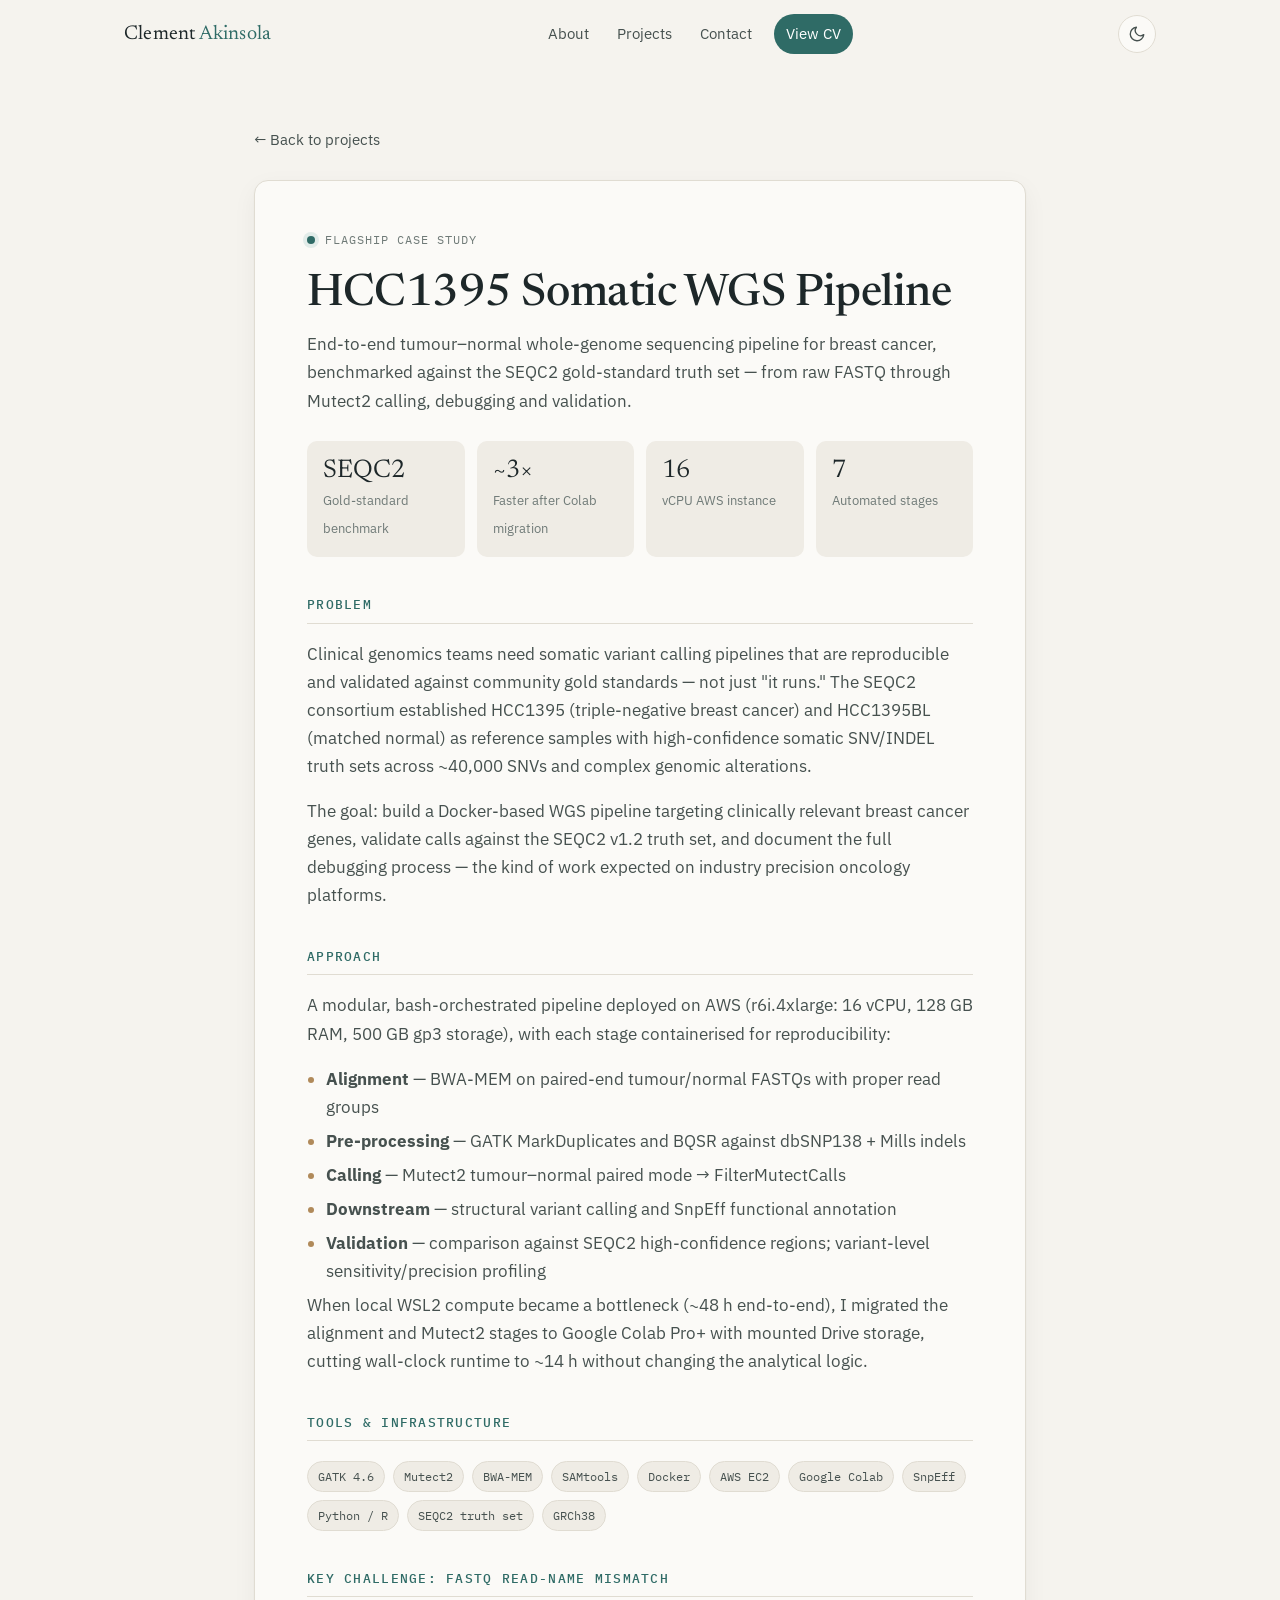
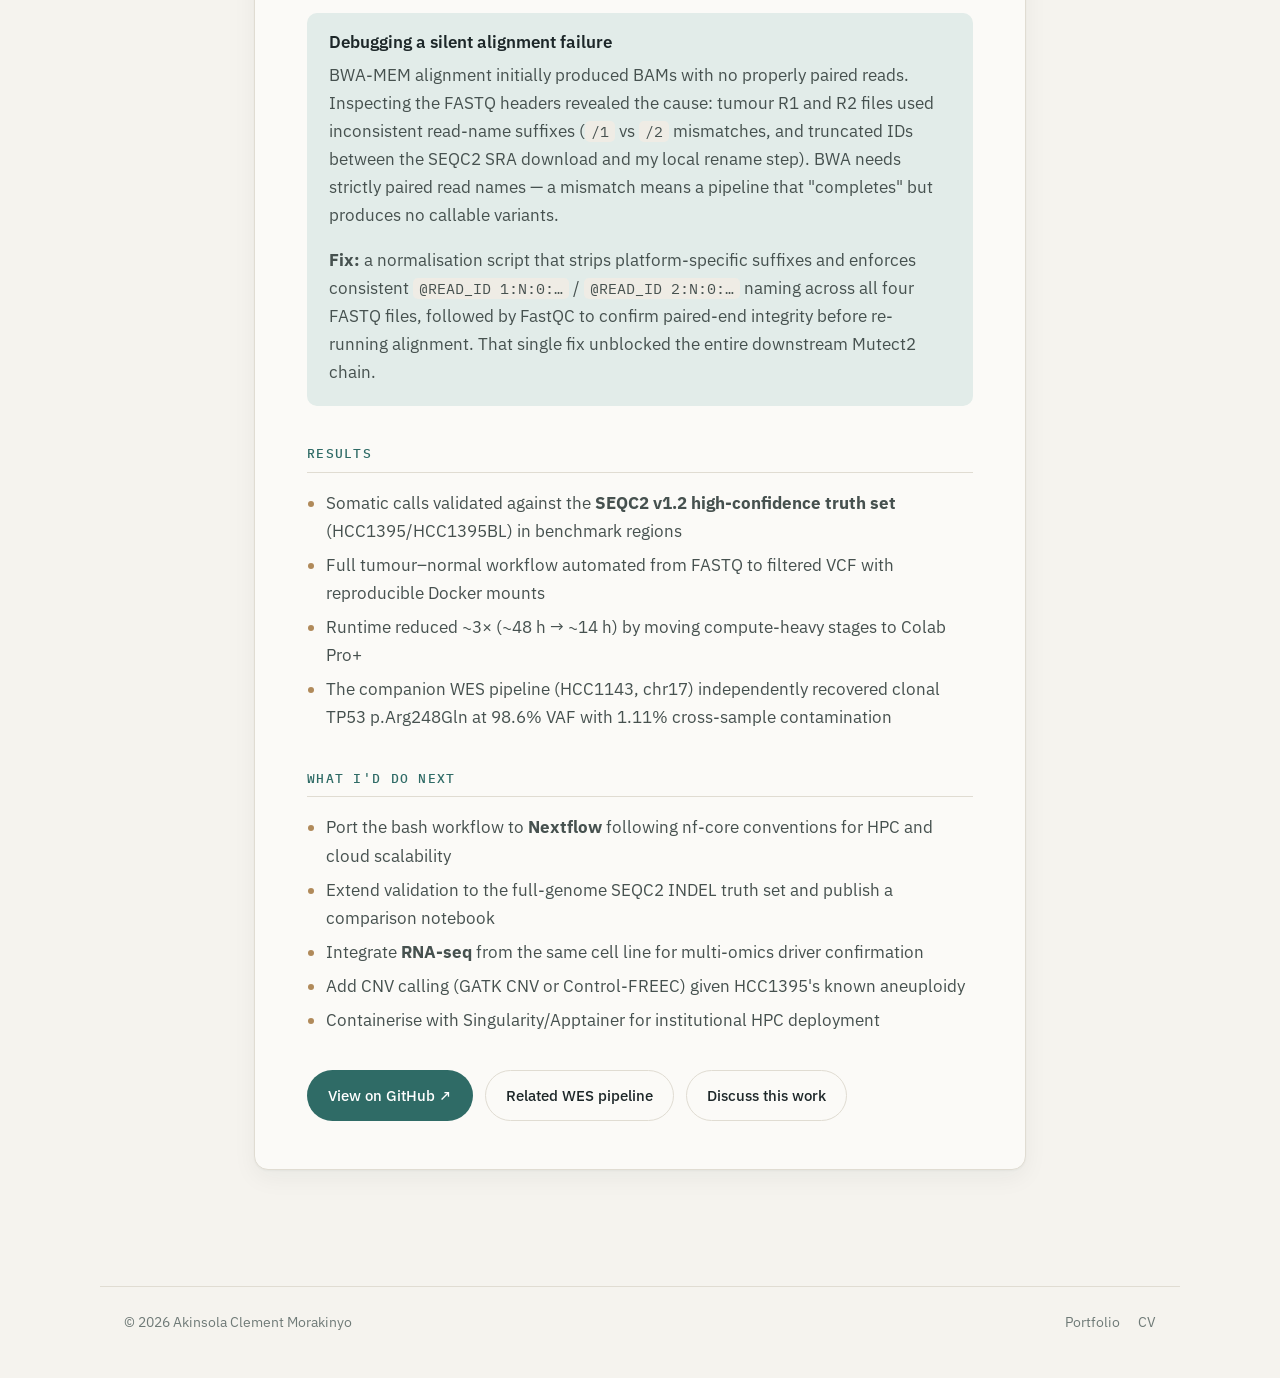
<file: case-study-hcc1395.html>
<!DOCTYPE html>
<html lang="en">
<head>
	<meta charset="utf-8" />
	<meta name="viewport" content="width=device-width, initial-scale=1.0" />
	<title>HCC1395 WGS Case Study — Clement Akinsola</title>
	<meta name="description" content="End-to-end HCC1395 tumour-normal WGS somatic variant calling pipeline — SEQC2 benchmark validation, FASTQ debugging, and GATK4 Mutect2 on AWS." />
	<meta name="theme-color" content="#f5f3ee" />
	<link rel="icon" href="data:image/svg+xml,%3Csvg xmlns='http://www.w3.org/2000/svg' viewBox='0 0 64 64'%3E%3Crect width='64' height='64' rx='14' fill='%232f6b66'/%3E%3Ctext x='32' y='43' font-family='Georgia,serif' font-size='30' fill='%23fff' text-anchor='middle'%3ECA%3C/text%3E%3C/svg%3E" />
	<link rel="preconnect" href="https://fonts.googleapis.com" />
	<link rel="preconnect" href="https://fonts.gstatic.com" crossorigin />
	<link href="https://fonts.googleapis.com/css2?family=IBM+Plex+Mono:wght@400;500&family=IBM+Plex+Sans:wght@400;500;600&family=Newsreader:ital,opsz,wght@0,6..72,400;0,6..72,500;1,6..72,400;1,6..72,500&display=swap" rel="stylesheet" />
	<link rel="stylesheet" href="assets/css/calm.css" />
	<script src="assets/js/calm.js"></script>
</head>
<body>
	<header class="site-header">
		<div class="container header-inner">
			<a href="index.html" class="brand">Clement <span>Akinsola</span></a>
			<nav class="nav" id="site-nav" aria-label="Main">
				<a href="index.html#about">About</a>
				<a href="index.html#projects">Projects</a>
				<a href="index.html#contact">Contact</a>
				<a href="cv.html" class="nav-cv">View CV</a>
			</nav>
			<div class="header-actions">
				<button class="icon-btn" id="theme-toggle" type="button" aria-label="Switch light or dark theme">
					<svg width="18" height="18" viewBox="0 0 24 24" fill="none" stroke="currentColor" stroke-width="1.8" stroke-linecap="round" stroke-linejoin="round" aria-hidden="true"><path d="M21 12.8A9 9 0 1 1 11.2 3a7 7 0 0 0 9.8 9.8z"/></svg>
				</button>
				<button class="icon-btn menu-btn" id="menu-btn" type="button" aria-label="Open menu" aria-expanded="false" aria-controls="site-nav">
					<svg width="18" height="18" viewBox="0 0 24 24" fill="none" stroke="currentColor" stroke-width="1.8" stroke-linecap="round" aria-hidden="true"><line x1="4" y1="7" x2="20" y2="7"/><line x1="4" y1="12" x2="20" y2="12"/><line x1="4" y1="17" x2="20" y2="17"/></svg>
				</button>
			</div>
		</div>
	</header>

	<main class="page">
		<div class="container page-narrow">
			<a href="index.html#projects" class="back-link">← Back to projects</a>

			<article class="doc">
				<div class="eyebrow"><span class="dot" aria-hidden="true"></span>Flagship case study</div>
				<h1>HCC1395 Somatic WGS Pipeline</h1>
				<p class="sub">End-to-end tumour–normal whole-genome sequencing pipeline for breast cancer, benchmarked against the SEQC2 gold-standard truth set — from raw FASTQ through Mutect2 calling, debugging and validation.</p>

				<div class="case-metrics">
					<div><span class="v">SEQC2</span><span class="l">Gold-standard benchmark</span></div>
					<div><span class="v">~3×</span><span class="l">Faster after Colab migration</span></div>
					<div><span class="v">16</span><span class="l">vCPU AWS instance</span></div>
					<div><span class="v">7</span><span class="l">Automated stages</span></div>
				</div>

				<h2>Problem</h2>
				<p>Clinical genomics teams need somatic variant calling pipelines that are reproducible and validated against community gold standards — not just "it runs." The SEQC2 consortium established HCC1395 (triple-negative breast cancer) and HCC1395BL (matched normal) as reference samples with high-confidence somatic SNV/INDEL truth sets across ~40,000 SNVs and complex genomic alterations.</p>
				<p>The goal: build a Docker-based WGS pipeline targeting clinically relevant breast cancer genes, validate calls against the SEQC2 v1.2 truth set, and document the full debugging process — the kind of work expected on industry precision oncology platforms.</p>

				<h2>Approach</h2>
				<p>A modular, bash-orchestrated pipeline deployed on AWS (r6i.4xlarge: 16 vCPU, 128 GB RAM, 500 GB gp3 storage), with each stage containerised for reproducibility:</p>
				<ul>
					<li><strong>Alignment</strong> — BWA-MEM on paired-end tumour/normal FASTQs with proper read groups</li>
					<li><strong>Pre-processing</strong> — GATK MarkDuplicates and BQSR against dbSNP138 + Mills indels</li>
					<li><strong>Calling</strong> — Mutect2 tumour–normal paired mode → FilterMutectCalls</li>
					<li><strong>Downstream</strong> — structural variant calling and SnpEff functional annotation</li>
					<li><strong>Validation</strong> — comparison against SEQC2 high-confidence regions; variant-level sensitivity/precision profiling</li>
				</ul>
				<p>When local WSL2 compute became a bottleneck (~48 h end-to-end), I migrated the alignment and Mutect2 stages to Google Colab Pro+ with mounted Drive storage, cutting wall-clock runtime to ~14 h without changing the analytical logic.</p>

				<h2>Tools &amp; infrastructure</h2>
				<div class="focus-list">
					<span class="chip">GATK 4.6</span><span class="chip">Mutect2</span><span class="chip">BWA-MEM</span><span class="chip">SAMtools</span><span class="chip">Docker</span><span class="chip">AWS EC2</span><span class="chip">Google Colab</span><span class="chip">SnpEff</span><span class="chip">Python / R</span><span class="chip">SEQC2 truth set</span><span class="chip">GRCh38</span>
				</div>

				<h2>Key challenge: FASTQ read-name mismatch</h2>
				<div class="callout">
					<h3>Debugging a silent alignment failure</h3>
					<p>BWA-MEM alignment initially produced BAMs with no properly paired reads. Inspecting the FASTQ headers revealed the cause: tumour R1 and R2 files used inconsistent read-name suffixes (<code>/1</code> vs <code>/2</code> mismatches, and truncated IDs between the SEQC2 SRA download and my local rename step). BWA needs strictly paired read names — a mismatch means a pipeline that "completes" but produces no callable variants.</p>
					<p style="margin-bottom:0;"><strong>Fix:</strong> a normalisation script that strips platform-specific suffixes and enforces consistent <code>@READ_ID 1:N:0:…</code> / <code>@READ_ID 2:N:0:…</code> naming across all four FASTQ files, followed by FastQC to confirm paired-end integrity before re-running alignment. That single fix unblocked the entire downstream Mutect2 chain.</p>
				</div>

				<h2>Results</h2>
				<ul>
					<li>Somatic calls validated against the <strong>SEQC2 v1.2 high-confidence truth set</strong> (HCC1395/HCC1395BL) in benchmark regions</li>
					<li>Full tumour–normal workflow automated from FASTQ to filtered VCF with reproducible Docker mounts</li>
					<li>Runtime reduced ~3× (~48 h → ~14 h) by moving compute-heavy stages to Colab Pro+</li>
					<li>The companion WES pipeline (HCC1143, chr17) independently recovered clonal TP53 p.Arg248Gln at 98.6% VAF with 1.11% cross-sample contamination</li>
				</ul>

				<h2>What I'd do next</h2>
				<ul>
					<li>Port the bash workflow to <strong>Nextflow</strong> following nf-core conventions for HPC and cloud scalability</li>
					<li>Extend validation to the full-genome SEQC2 INDEL truth set and publish a comparison notebook</li>
					<li>Integrate <strong>RNA-seq</strong> from the same cell line for multi-omics driver confirmation</li>
					<li>Add CNV calling (GATK CNV or Control-FREEC) given HCC1395's known aneuploidy</li>
					<li>Containerise with Singularity/Apptainer for institutional HPC deployment</li>
				</ul>

				<div class="hero-actions" style="margin-top:36px;">
					<a href="https://github.com/Ceefour18/Breast_cancer_WGS" class="btn btn-primary" target="_blank" rel="noopener">View on GitHub ↗</a>
					<a href="https://github.com/Ceefour18/somatic-wes-breast-cancer-gatk4" class="btn btn-ghost" target="_blank" rel="noopener">Related WES pipeline</a>
					<a href="index.html#contact" class="btn btn-ghost">Discuss this work</a>
				</div>
			</article>
		</div>
	</main>

	<footer class="site-footer">
		<div class="container footer-inner">
			<span>&copy; <span id="year">2026</span> Akinsola Clement Morakinyo</span>
			<span><a href="index.html">Portfolio</a><a href="cv.html">CV</a></span>
		</div>
	</footer>
</body>
</html>
</file>
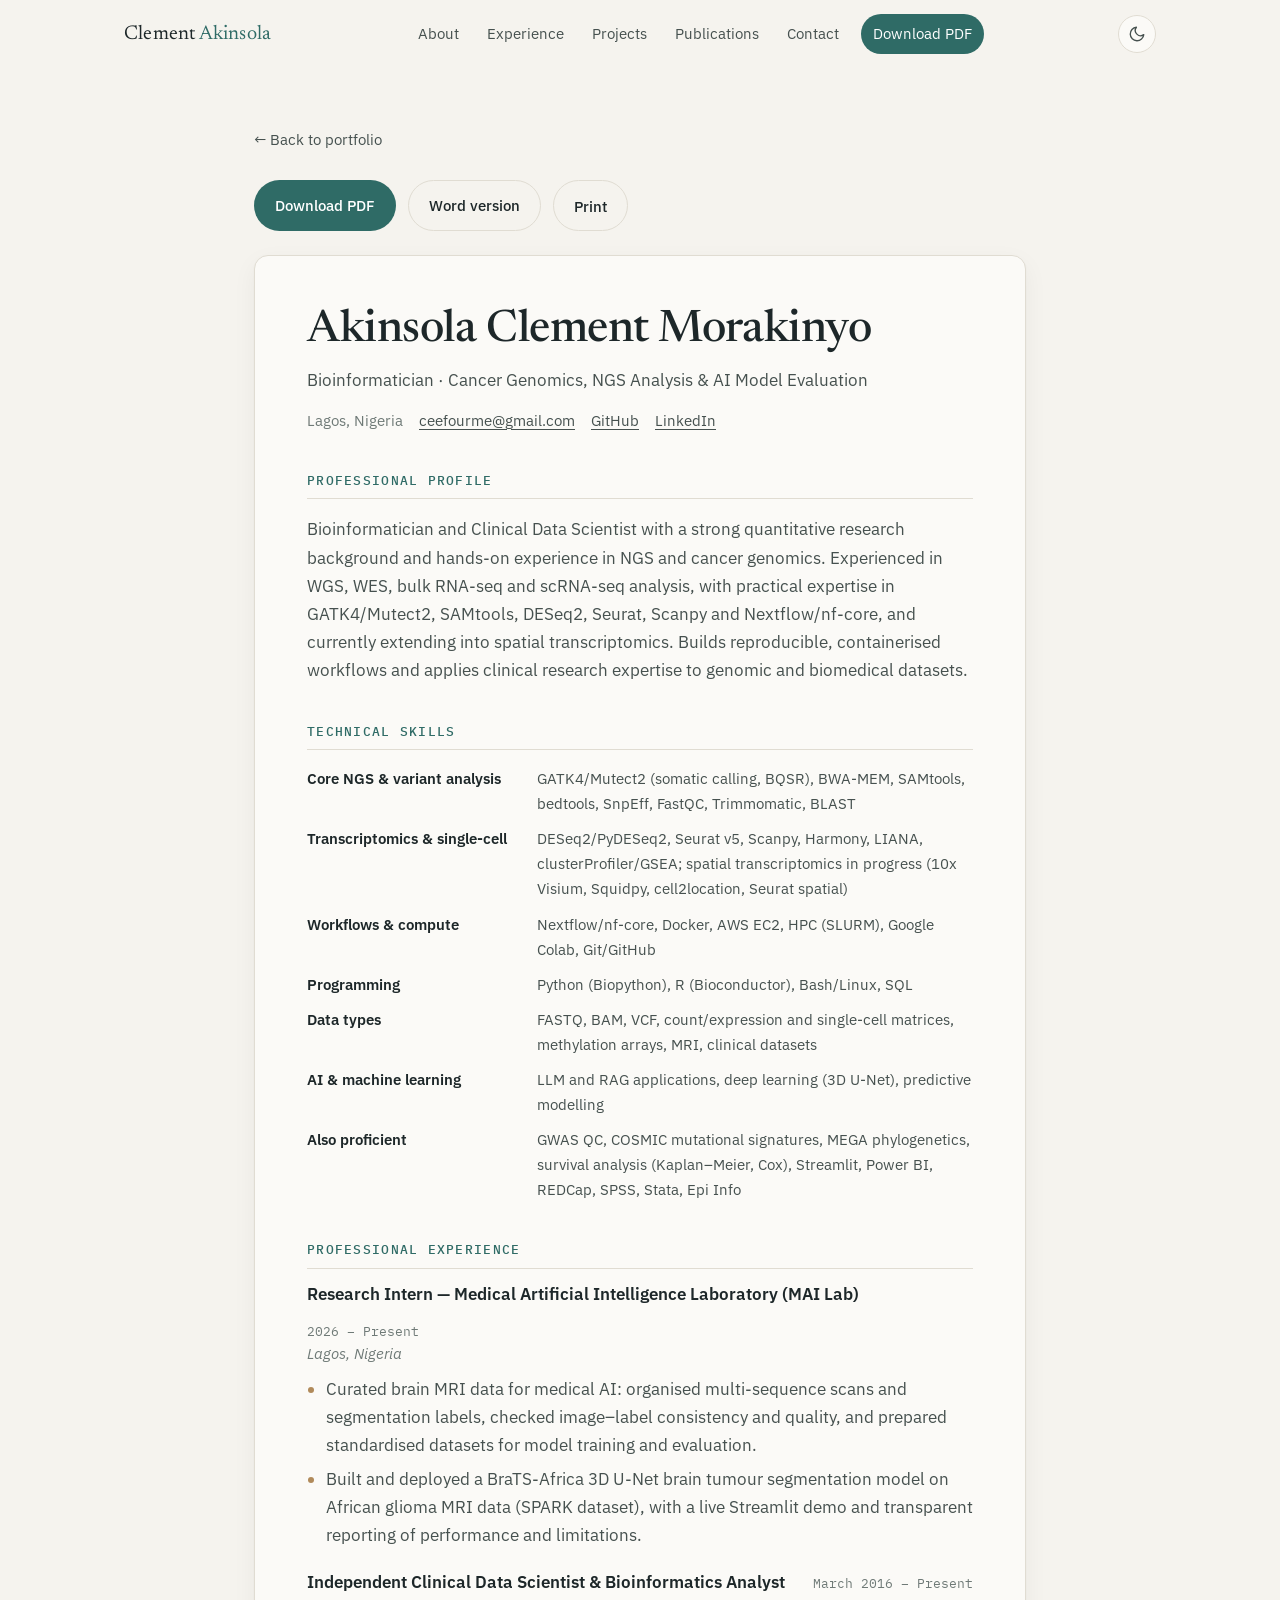
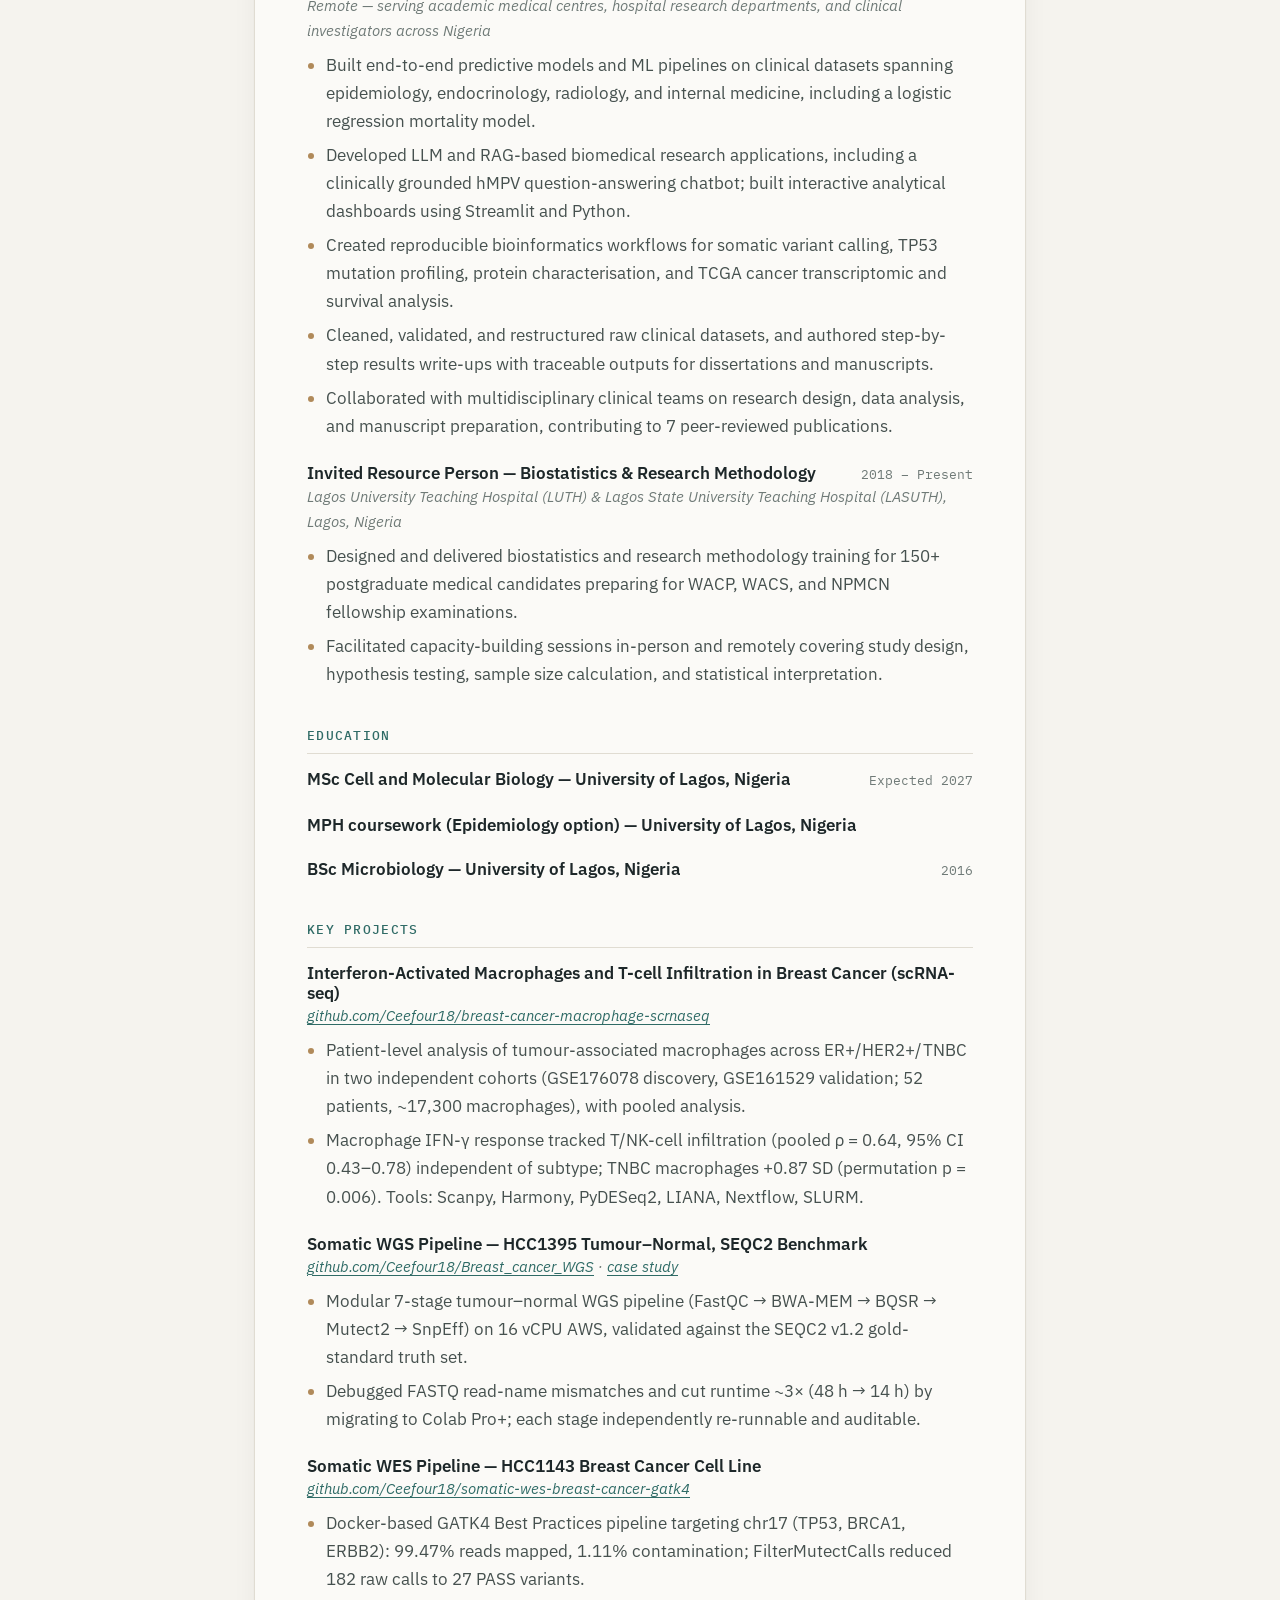
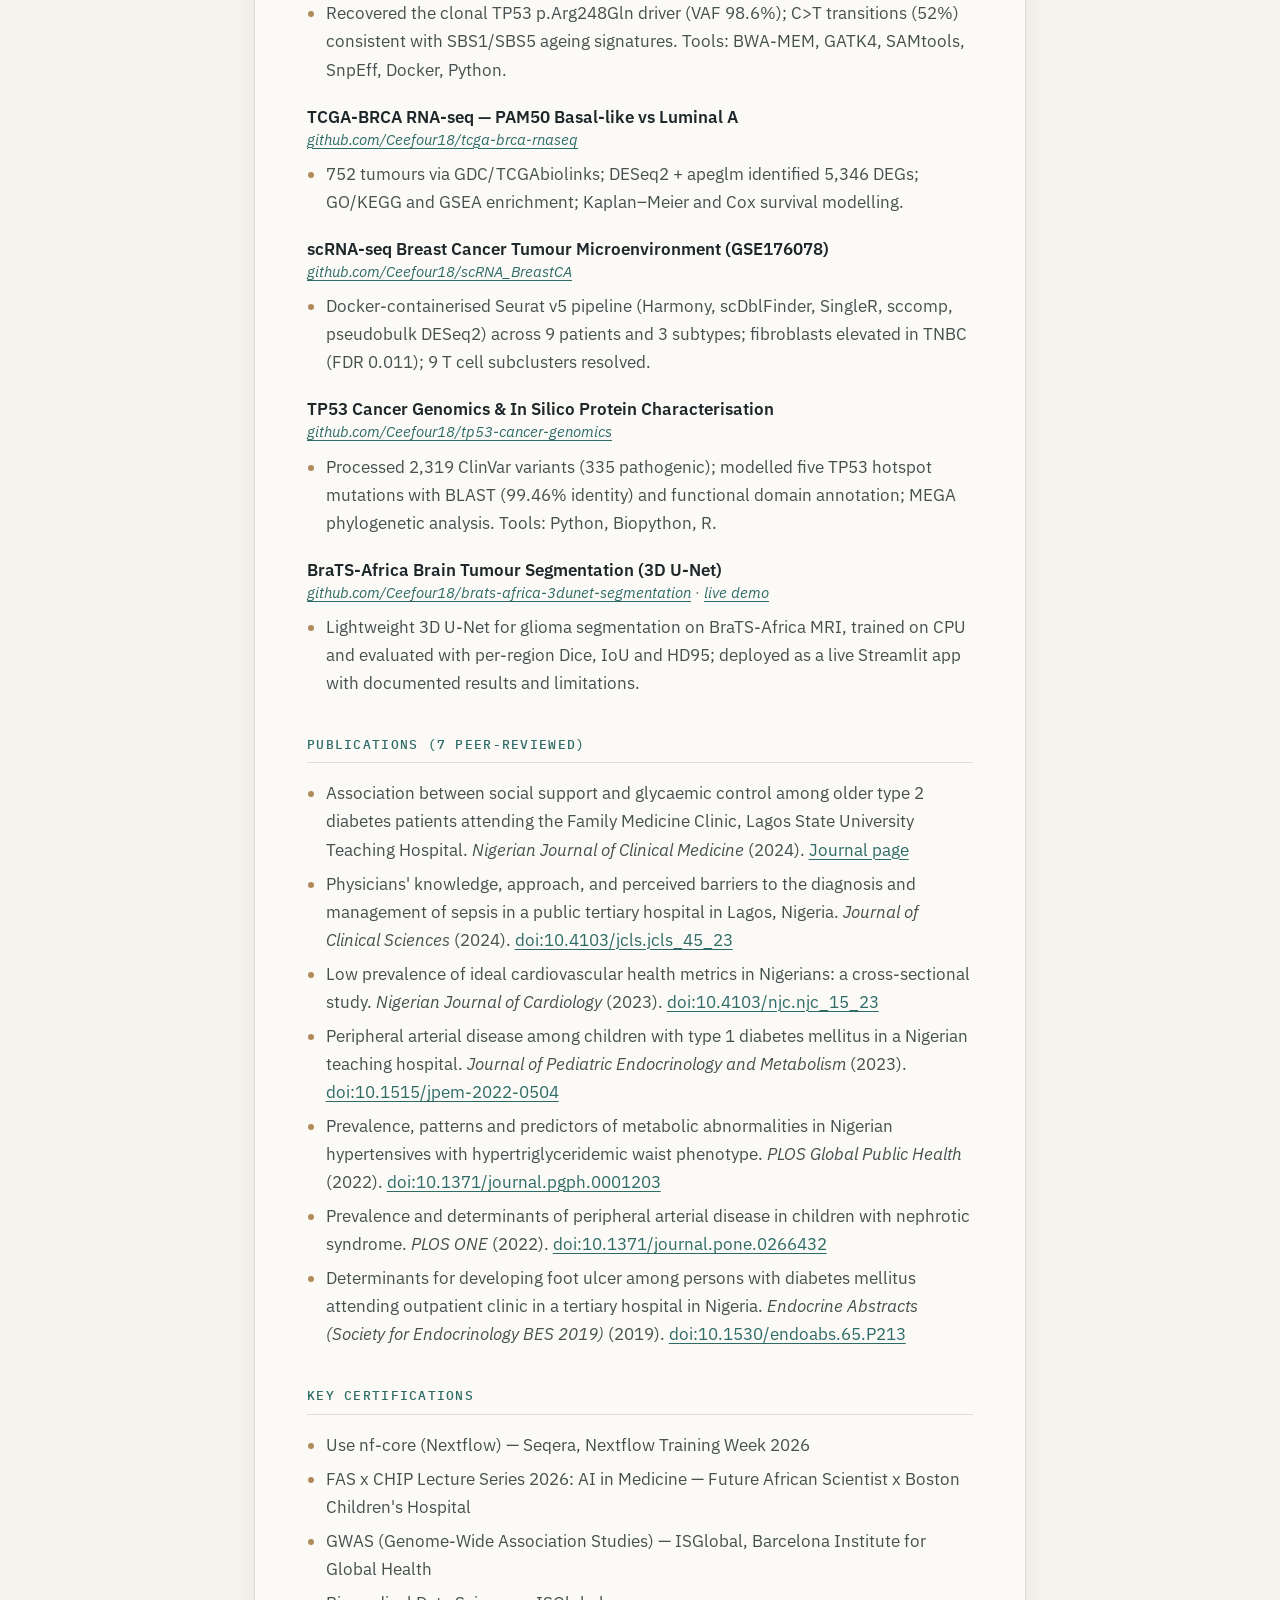
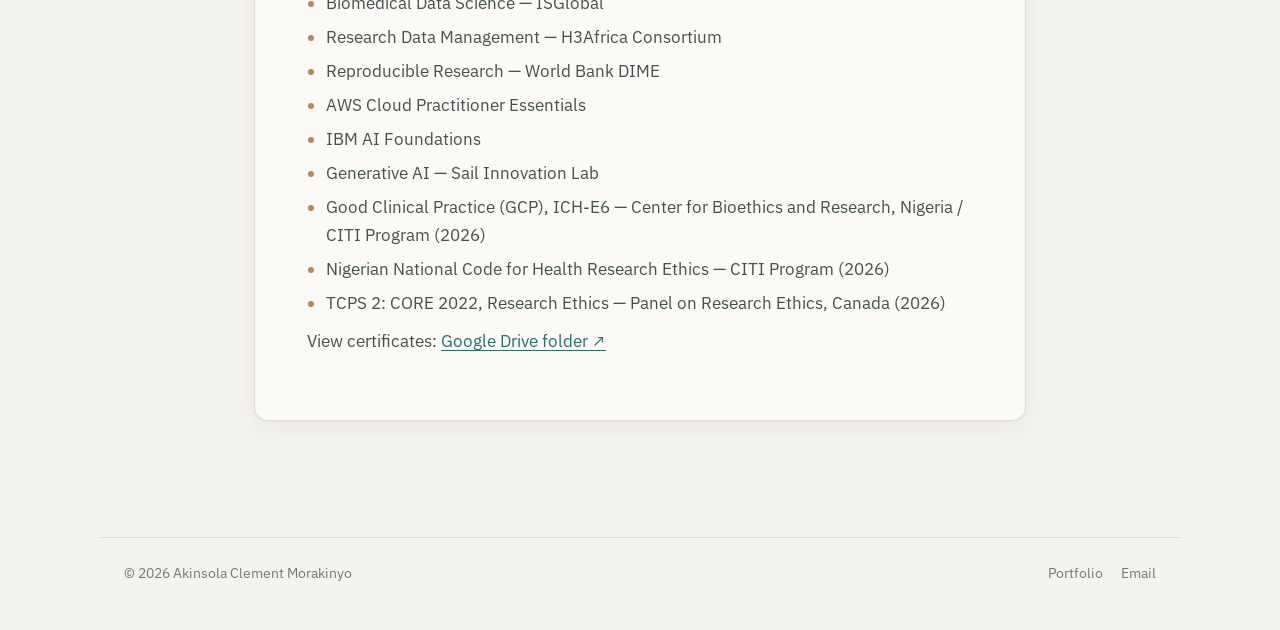
<file: cv.html>
<!DOCTYPE html>
<html lang="en">
<head>
	<meta charset="utf-8" />
	<meta name="viewport" content="width=device-width, initial-scale=1.0" />
	<title>CV — Clement Akinsola</title>
	<meta name="description" content="CV of Akinsola Clement Morakinyo — Bioinformatician: cancer genomics, NGS analysis and AI model evaluation." />
	<meta name="theme-color" content="#f5f3ee" />
	<link rel="icon" href="data:image/svg+xml,%3Csvg xmlns='http://www.w3.org/2000/svg' viewBox='0 0 64 64'%3E%3Crect width='64' height='64' rx='14' fill='%232f6b66'/%3E%3Ctext x='32' y='43' font-family='Georgia,serif' font-size='30' fill='%23fff' text-anchor='middle'%3ECA%3C/text%3E%3C/svg%3E" />
	<link rel="preconnect" href="https://fonts.googleapis.com" />
	<link rel="preconnect" href="https://fonts.gstatic.com" crossorigin />
	<link href="https://fonts.googleapis.com/css2?family=IBM+Plex+Mono:wght@400;500&family=IBM+Plex+Sans:wght@400;500;600&family=Newsreader:ital,opsz,wght@0,6..72,400;0,6..72,500;1,6..72,400;1,6..72,500&display=swap" rel="stylesheet" />
	<link rel="stylesheet" href="assets/css/calm.css" />
	<script src="assets/js/calm.js"></script>
</head>
<body>
	<header class="site-header">
		<div class="container header-inner">
			<a href="index.html" class="brand">Clement <span>Akinsola</span></a>
			<nav class="nav" id="site-nav" aria-label="Main">
				<a href="index.html#about">About</a>
				<a href="index.html#experience">Experience</a>
				<a href="index.html#projects">Projects</a>
				<a href="index.html#publications">Publications</a>
				<a href="index.html#contact">Contact</a>
				<a href="assets/Akinsola_Clement_Morakinyo_CV.pdf" class="nav-cv" download>Download PDF</a>
			</nav>
			<div class="header-actions">
				<button class="icon-btn" id="theme-toggle" type="button" aria-label="Switch light or dark theme">
					<svg width="18" height="18" viewBox="0 0 24 24" fill="none" stroke="currentColor" stroke-width="1.8" stroke-linecap="round" stroke-linejoin="round" aria-hidden="true"><path d="M21 12.8A9 9 0 1 1 11.2 3a7 7 0 0 0 9.8 9.8z"/></svg>
				</button>
				<button class="icon-btn menu-btn" id="menu-btn" type="button" aria-label="Open menu" aria-expanded="false" aria-controls="site-nav">
					<svg width="18" height="18" viewBox="0 0 24 24" fill="none" stroke="currentColor" stroke-width="1.8" stroke-linecap="round" aria-hidden="true"><line x1="4" y1="7" x2="20" y2="7"/><line x1="4" y1="12" x2="20" y2="12"/><line x1="4" y1="17" x2="20" y2="17"/></svg>
				</button>
			</div>
		</div>
	</header>

	<main class="page">
		<div class="container page-narrow">
			<a href="index.html" class="back-link">← Back to portfolio</a>

			<div class="doc-actions">
				<a href="assets/Akinsola_Clement_Morakinyo_CV.pdf" class="btn btn-primary" download>Download PDF</a>
				<a href="assets/Akinsola_Clement_Morakinyo_CV.docx" class="btn btn-ghost" download>Word version</a>
				<button type="button" class="btn btn-ghost" onclick="window.print()">Print</button>
			</div>

			<article class="doc">
				<h1>Akinsola Clement Morakinyo</h1>
				<p class="sub">Bioinformatician · Cancer Genomics, NGS Analysis &amp; AI Model Evaluation</p>
				<div class="contact-line">
					<span>Lagos, Nigeria</span>
					<a href="mailto:ceefourme@gmail.com">ceefourme@gmail.com</a>
					<a href="https://github.com/Ceefour18" target="_blank" rel="noopener">GitHub</a>
					<a href="https://www.linkedin.com/in/clement-akinsola/" target="_blank" rel="noopener">LinkedIn</a>
				</div>

				<h2>Professional profile</h2>
				<p>Bioinformatician and Clinical Data Scientist with a strong quantitative research background and hands-on experience in NGS and cancer genomics. Experienced in WGS, WES, bulk RNA-seq and scRNA-seq analysis, with practical expertise in GATK4/Mutect2, SAMtools, DESeq2, Seurat, Scanpy and Nextflow/nf-core, and currently extending into spatial transcriptomics. Builds reproducible, containerised workflows and applies clinical research expertise to genomic and biomedical datasets.</p>

				<h2>Technical skills</h2>
				<dl class="skill-table">
					<dt>Core NGS &amp; variant analysis</dt><dd>GATK4/Mutect2 (somatic calling, BQSR), BWA-MEM, SAMtools, bedtools, SnpEff, FastQC, Trimmomatic, BLAST</dd>
					<dt>Transcriptomics &amp; single-cell</dt><dd>DESeq2/PyDESeq2, Seurat v5, Scanpy, Harmony, LIANA, clusterProfiler/GSEA; spatial transcriptomics in progress (10x Visium, Squidpy, cell2location, Seurat spatial)</dd>
					<dt>Workflows &amp; compute</dt><dd>Nextflow/nf-core, Docker, AWS EC2, HPC (SLURM), Google Colab, Git/GitHub</dd>
					<dt>Programming</dt><dd>Python (Biopython), R (Bioconductor), Bash/Linux, SQL</dd>
					<dt>Data types</dt><dd>FASTQ, BAM, VCF, count/expression and single-cell matrices, methylation arrays, MRI, clinical datasets</dd>
					<dt>AI &amp; machine learning</dt><dd>LLM and RAG applications, deep learning (3D U-Net), predictive modelling</dd>
					<dt>Also proficient</dt><dd>GWAS QC, COSMIC mutational signatures, MEGA phylogenetics, survival analysis (Kaplan–Meier, Cox), Streamlit, Power BI, REDCap, SPSS, Stata, Epi Info</dd>
				</dl>

				<h2>Professional experience</h2>
				<div class="doc-entry">
					<div class="doc-entry-head"><h3>Research Intern — Medical Artificial Intelligence Laboratory (MAI Lab)</h3><span class="when">2026 – Present</span></div>
					<div class="where">Lagos, Nigeria</div>
					<ul>
						<li>Curated brain MRI data for medical AI: organised multi-sequence scans and segmentation labels, checked image–label consistency and quality, and prepared standardised datasets for model training and evaluation.</li>
						<li>Built and deployed a BraTS-Africa 3D U-Net brain tumour segmentation model on African glioma MRI data (SPARK dataset), with a live Streamlit demo and transparent reporting of performance and limitations.</li>
					</ul>
				</div>
				<div class="doc-entry">
					<div class="doc-entry-head"><h3>Independent Clinical Data Scientist &amp; Bioinformatics Analyst</h3><span class="when">March 2016 – Present</span></div>
					<div class="where">Remote — serving academic medical centres, hospital research departments, and clinical investigators across Nigeria</div>
					<ul>
						<li>Built end-to-end predictive models and ML pipelines on clinical datasets spanning epidemiology, endocrinology, radiology, and internal medicine, including a logistic regression mortality model.</li>
						<li>Developed LLM and RAG-based biomedical research applications, including a clinically grounded hMPV question-answering chatbot; built interactive analytical dashboards using Streamlit and Python.</li>
						<li>Created reproducible bioinformatics workflows for somatic variant calling, TP53 mutation profiling, protein characterisation, and TCGA cancer transcriptomic and survival analysis.</li>
						<li>Cleaned, validated, and restructured raw clinical datasets, and authored step-by-step results write-ups with traceable outputs for dissertations and manuscripts.</li>
						<li>Collaborated with multidisciplinary clinical teams on research design, data analysis, and manuscript preparation, contributing to 7 peer-reviewed publications.</li>
					</ul>
				</div>
				<div class="doc-entry">
					<div class="doc-entry-head"><h3>Invited Resource Person — Biostatistics &amp; Research Methodology</h3><span class="when">2018 – Present</span></div>
					<div class="where">Lagos University Teaching Hospital (LUTH) &amp; Lagos State University Teaching Hospital (LASUTH), Lagos, Nigeria</div>
					<ul>
						<li>Designed and delivered biostatistics and research methodology training for 150+ postgraduate medical candidates preparing for WACP, WACS, and NPMCN fellowship examinations.</li>
						<li>Facilitated capacity-building sessions in-person and remotely covering study design, hypothesis testing, sample size calculation, and statistical interpretation.</li>
					</ul>
				</div>

				<h2>Education</h2>
				<div class="doc-entry"><div class="doc-entry-head"><h3>MSc Cell and Molecular Biology — University of Lagos, Nigeria</h3><span class="when">Expected 2027</span></div></div>
				<div class="doc-entry"><div class="doc-entry-head"><h3>MPH coursework (Epidemiology option) — University of Lagos, Nigeria</h3></div></div>
				<div class="doc-entry"><div class="doc-entry-head"><h3>BSc Microbiology — University of Lagos, Nigeria</h3><span class="when">2016</span></div></div>

				<h2>Key projects</h2>
				<div class="doc-entry">
					<div class="doc-entry-head"><h3>Interferon-Activated Macrophages and T-cell Infiltration in Breast Cancer (scRNA-seq)</h3></div>
					<div class="where"><a href="https://github.com/Ceefour18/breast-cancer-macrophage-scrnaseq" target="_blank" rel="noopener">github.com/Ceefour18/breast-cancer-macrophage-scrnaseq</a></div>
					<ul>
						<li>Patient-level analysis of tumour-associated macrophages across ER+/HER2+/TNBC in two independent cohorts (GSE176078 discovery, GSE161529 validation; 52 patients, ~17,300 macrophages), with pooled analysis.</li>
						<li>Macrophage IFN-γ response tracked T/NK-cell infiltration (pooled ρ = 0.64, 95% CI 0.43–0.78) independent of subtype; TNBC macrophages +0.87 SD (permutation p = 0.006). Tools: Scanpy, Harmony, PyDESeq2, LIANA, Nextflow, SLURM.</li>
					</ul>
				</div>
				<div class="doc-entry">
					<div class="doc-entry-head"><h3>Somatic WGS Pipeline — HCC1395 Tumour–Normal, SEQC2 Benchmark</h3></div>
					<div class="where"><a href="https://github.com/Ceefour18/Breast_cancer_WGS" target="_blank" rel="noopener">github.com/Ceefour18/Breast_cancer_WGS</a> · <a href="case-study-hcc1395.html">case study</a></div>
					<ul>
						<li>Modular 7-stage tumour–normal WGS pipeline (FastQC → BWA-MEM → BQSR → Mutect2 → SnpEff) on 16 vCPU AWS, validated against the SEQC2 v1.2 gold-standard truth set.</li>
						<li>Debugged FASTQ read-name mismatches and cut runtime ~3× (48 h → 14 h) by migrating to Colab Pro+; each stage independently re-runnable and auditable.</li>
					</ul>
				</div>
				<div class="doc-entry">
					<div class="doc-entry-head"><h3>Somatic WES Pipeline — HCC1143 Breast Cancer Cell Line</h3></div>
					<div class="where"><a href="https://github.com/Ceefour18/somatic-wes-breast-cancer-gatk4" target="_blank" rel="noopener">github.com/Ceefour18/somatic-wes-breast-cancer-gatk4</a></div>
					<ul>
						<li>Docker-based GATK4 Best Practices pipeline targeting chr17 (TP53, BRCA1, ERBB2): 99.47% reads mapped, 1.11% contamination; FilterMutectCalls reduced 182 raw calls to 27 PASS variants.</li>
						<li>Recovered the clonal TP53 p.Arg248Gln driver (VAF 98.6%); C&gt;T transitions (52%) consistent with SBS1/SBS5 ageing signatures. Tools: BWA-MEM, GATK4, SAMtools, SnpEff, Docker, Python.</li>
					</ul>
				</div>
				<div class="doc-entry">
					<div class="doc-entry-head"><h3>TCGA-BRCA RNA-seq — PAM50 Basal-like vs Luminal A</h3></div>
					<div class="where"><a href="https://github.com/Ceefour18/tcga-brca-rnaseq" target="_blank" rel="noopener">github.com/Ceefour18/tcga-brca-rnaseq</a></div>
					<ul><li>752 tumours via GDC/TCGAbiolinks; DESeq2 + apeglm identified 5,346 DEGs; GO/KEGG and GSEA enrichment; Kaplan–Meier and Cox survival modelling.</li></ul>
				</div>
				<div class="doc-entry">
					<div class="doc-entry-head"><h3>scRNA-seq Breast Cancer Tumour Microenvironment (GSE176078)</h3></div>
					<div class="where"><a href="https://github.com/Ceefour18/scRNA_BreastCA" target="_blank" rel="noopener">github.com/Ceefour18/scRNA_BreastCA</a></div>
					<ul><li>Docker-containerised Seurat v5 pipeline (Harmony, scDblFinder, SingleR, sccomp, pseudobulk DESeq2) across 9 patients and 3 subtypes; fibroblasts elevated in TNBC (FDR 0.011); 9 T cell subclusters resolved.</li></ul>
				</div>
				<div class="doc-entry">
					<div class="doc-entry-head"><h3>TP53 Cancer Genomics &amp; In Silico Protein Characterisation</h3></div>
					<div class="where"><a href="https://github.com/Ceefour18/tp53-cancer-genomics" target="_blank" rel="noopener">github.com/Ceefour18/tp53-cancer-genomics</a></div>
					<ul><li>Processed 2,319 ClinVar variants (335 pathogenic); modelled five TP53 hotspot mutations with BLAST (99.46% identity) and functional domain annotation; MEGA phylogenetic analysis. Tools: Python, Biopython, R.</li></ul>
				</div>

				<div class="doc-entry">
					<div class="doc-entry-head"><h3>BraTS-Africa Brain Tumour Segmentation (3D U-Net)</h3></div>
					<div class="where"><a href="https://github.com/Ceefour18/brats-africa-3dunet-segmentation" target="_blank" rel="noopener">github.com/Ceefour18/brats-africa-3dunet-segmentation</a> · <a href="https://brats-africa-3dunet.streamlit.app" target="_blank" rel="noopener">live demo</a></div>
					<ul><li>Lightweight 3D U-Net for glioma segmentation on BraTS-Africa MRI, trained on CPU and evaluated with per-region Dice, IoU and HD95; deployed as a live Streamlit app with documented results and limitations.</li></ul>
				</div>

				<h2>Publications (7 peer-reviewed)</h2>
				<ul>
					<li>Association between social support and glycaemic control among older type 2 diabetes patients attending the Family Medicine Clinic, Lagos State University Teaching Hospital. <em>Nigerian Journal of Clinical Medicine</em> (2024). <a href="https://ajol.info/index.php/njcm/article/view/275091" target="_blank" rel="noopener">Journal page</a></li>
					<li>Physicians' knowledge, approach, and perceived barriers to the diagnosis and management of sepsis in a public tertiary hospital in Lagos, Nigeria. <em>Journal of Clinical Sciences</em> (2024). <a href="https://doi.org/10.4103/jcls.jcls_45_23" target="_blank" rel="noopener">doi:10.4103/jcls.jcls_45_23</a></li>
					<li>Low prevalence of ideal cardiovascular health metrics in Nigerians: a cross-sectional study. <em>Nigerian Journal of Cardiology</em> (2023). <a href="https://doi.org/10.4103/njc.njc_15_23" target="_blank" rel="noopener">doi:10.4103/njc.njc_15_23</a></li>
					<li>Peripheral arterial disease among children with type 1 diabetes mellitus in a Nigerian teaching hospital. <em>Journal of Pediatric Endocrinology and Metabolism</em> (2023). <a href="https://doi.org/10.1515/jpem-2022-0504" target="_blank" rel="noopener">doi:10.1515/jpem-2022-0504</a></li>
					<li>Prevalence, patterns and predictors of metabolic abnormalities in Nigerian hypertensives with hypertriglyceridemic waist phenotype. <em>PLOS Global Public Health</em> (2022). <a href="https://doi.org/10.1371/journal.pgph.0001203" target="_blank" rel="noopener">doi:10.1371/journal.pgph.0001203</a></li>
					<li>Prevalence and determinants of peripheral arterial disease in children with nephrotic syndrome. <em>PLOS ONE</em> (2022). <a href="https://doi.org/10.1371/journal.pone.0266432" target="_blank" rel="noopener">doi:10.1371/journal.pone.0266432</a></li>
					<li>Determinants for developing foot ulcer among persons with diabetes mellitus attending outpatient clinic in a tertiary hospital in Nigeria. <em>Endocrine Abstracts (Society for Endocrinology BES 2019)</em> (2019). <a href="https://doi.org/10.1530/endoabs.65.P213" target="_blank" rel="noopener">doi:10.1530/endoabs.65.P213</a></li>
				</ul>

				<h2>Key certifications</h2>
				<ul>
					<li>Use nf-core (Nextflow) — Seqera, Nextflow Training Week 2026</li>
					<li>FAS x CHIP Lecture Series 2026: AI in Medicine — Future African Scientist x Boston Children's Hospital</li>
					<li>GWAS (Genome-Wide Association Studies) — ISGlobal, Barcelona Institute for Global Health</li>
					<li>Biomedical Data Science — ISGlobal</li>
					<li>Research Data Management — H3Africa Consortium</li>
					<li>Reproducible Research — World Bank DIME</li>
					<li>AWS Cloud Practitioner Essentials</li>
					<li>IBM AI Foundations</li>
					<li>Generative AI — Sail Innovation Lab</li>
					<li>Good Clinical Practice (GCP), ICH-E6 — Center for Bioethics and Research, Nigeria / CITI Program (2026)</li>
					<li>Nigerian National Code for Health Research Ethics — CITI Program (2026)</li>
					<li>TCPS 2: CORE 2022, Research Ethics — Panel on Research Ethics, Canada (2026)</li>
				</ul>
				<p style="margin-top:10px;">View certificates: <a href="https://drive.google.com/drive/folders/1qNPRoC_B_4x82F5xLTSy3hkNh7T-PBLE" target="_blank" rel="noopener">Google Drive folder ↗</a></p>
			</article>
		</div>
	</main>

	<footer class="site-footer">
		<div class="container footer-inner">
			<span>&copy; <span id="year">2026</span> Akinsola Clement Morakinyo</span>
			<span><a href="index.html">Portfolio</a><a href="mailto:ceefourme@gmail.com">Email</a></span>
		</div>
	</footer>
</body>
</html>
</file>
<file: assets/css/calm.css>
/* ==========================================================
   Calm theme — Clement Akinsola portfolio
   Warm paper, deep ink, a single muted teal accent.
   ========================================================== */

:root {
	--bg: #f5f3ee;
	--surface: #fbfaf7;
	--surface-2: #efece5;
	--ink: #1d2729;
	--ink-soft: #46514f;
	--muted: #6f7a77;
	--line: #e0dcd2;
	--accent: #2f6b66;
	--accent-soft: #e2ece9;
	--accent-ink: #ffffff;
	--sand: #b08a5a;

	--serif: "Newsreader", "Iowan Old Style", Georgia, serif;
	--sans: "IBM Plex Sans", system-ui, -apple-system, "Segoe UI", sans-serif;
	--mono: "IBM Plex Mono", ui-monospace, "SFMono-Regular", Consolas, monospace;

	--radius: 14px;
	--max: 1080px;
	--shadow: 0 1px 2px rgba(29, 39, 41, 0.04), 0 8px 24px rgba(29, 39, 41, 0.05);
}

@media (prefers-color-scheme: dark) {
	:root:not([data-theme="light"]) {
		--bg: #141a1b;
		--surface: #1a2223;
		--surface-2: #212a2b;
		--ink: #e8e6e0;
		--ink-soft: #c1c4bf;
		--muted: #8d9894;
		--line: #2c3637;
		--accent: #7fbab2;
		--accent-soft: #223331;
		--accent-ink: #0f1617;
		--sand: #c9a678;
		--shadow: 0 1px 2px rgba(0, 0, 0, 0.2), 0 8px 24px rgba(0, 0, 0, 0.25);
	}
}
:root[data-theme="dark"] {
	--bg: #141a1b;
	--surface: #1a2223;
	--surface-2: #212a2b;
	--ink: #e8e6e0;
	--ink-soft: #c1c4bf;
	--muted: #8d9894;
	--line: #2c3637;
	--accent: #7fbab2;
	--accent-soft: #223331;
	--accent-ink: #0f1617;
	--sand: #c9a678;
	--shadow: 0 1px 2px rgba(0, 0, 0, 0.2), 0 8px 24px rgba(0, 0, 0, 0.25);
}

*, *::before, *::after { box-sizing: border-box; }

html { scroll-behavior: smooth; scroll-padding-top: 80px; }
@media (prefers-reduced-motion: reduce) { html { scroll-behavior: auto; } }

body {
	margin: 0;
	background: var(--bg);
	color: var(--ink);
	font-family: var(--sans);
	font-size: 17px;
	line-height: 1.65;
	-webkit-font-smoothing: antialiased;
	transition: background-color .3s ease, color .3s ease;
}

img { max-width: 100%; display: block; }
a { color: var(--accent); text-decoration-thickness: 1px; text-underline-offset: 3px; }
a:hover { text-decoration-thickness: 2px; }
:focus-visible { outline: 2px solid var(--accent); outline-offset: 3px; border-radius: 4px; }

h1, h2, h3 { font-family: var(--serif); font-weight: 500; line-height: 1.2; margin: 0; color: var(--ink); }
p { margin: 0 0 1em; }

.container { width: 100%; max-width: var(--max); margin: 0 auto; padding: 0 24px; }
@media (max-width: 600px) { .container { padding: 0 16px; } }

.skip-link { position: absolute; left: -999px; top: 8px; background: var(--ink); color: var(--bg); padding: 8px 14px; border-radius: 8px; z-index: 100; }
.skip-link:focus { left: 12px; }

/* ---------- Header ---------- */
.site-header {
	position: sticky; top: 0; z-index: 50;
	background: color-mix(in srgb, var(--bg) 88%, transparent);
	backdrop-filter: saturate(140%) blur(10px);
	-webkit-backdrop-filter: saturate(140%) blur(10px);
	border-bottom: 1px solid transparent;
	transition: border-color .3s ease;
}
.site-header.scrolled { border-bottom-color: var(--line); }
.header-inner { display: flex; align-items: center; justify-content: space-between; height: 68px; gap: 16px; }
.brand { font-family: var(--serif); font-size: 1.25rem; color: var(--ink); text-decoration: none; letter-spacing: .01em; }
.brand span { color: var(--accent); }

.nav { display: flex; align-items: center; gap: 4px; }
.nav a {
	color: var(--ink-soft); text-decoration: none; font-size: .92rem;
	padding: 8px 12px; border-radius: 999px; transition: background .2s, color .2s;
}
.nav a:hover { background: var(--surface-2); color: var(--ink); }
.nav a.nav-cv { background: var(--accent); color: var(--accent-ink); margin-left: 6px; }
.nav a.nav-cv:hover { filter: brightness(1.08); background: var(--accent); color: var(--accent-ink); }

.icon-btn {
	display: inline-grid; place-items: center; width: 38px; height: 38px;
	border-radius: 999px; border: 1px solid var(--line); background: var(--surface);
	color: var(--ink-soft); cursor: pointer; transition: color .2s, border-color .2s;
}
.icon-btn:hover { color: var(--ink); border-color: var(--muted); }
.header-actions { display: flex; align-items: center; gap: 8px; }
.menu-btn { display: none; }

@media (max-width: 860px) {
	.menu-btn { display: inline-grid; }
	.nav {
		position: absolute; top: 68px; left: 0; right: 0;
		flex-direction: column; align-items: stretch; gap: 2px;
		background: var(--bg); border-bottom: 1px solid var(--line);
		padding: 10px 16px 18px; display: none;
	}
	.nav.open { display: flex; }
	.nav a { padding: 12px 14px; border-radius: 10px; }
	.nav a.nav-cv { margin: 6px 0 0; text-align: center; }
}

/* ---------- Hero ---------- */
.hero { padding: 88px 0 72px; }
.hero-grid { display: grid; grid-template-columns: 1.55fr 1fr; gap: 56px; align-items: center; }
.eyebrow {
	font-family: var(--mono); font-size: .78rem; letter-spacing: .08em; text-transform: uppercase;
	color: var(--muted); margin-bottom: 18px; display: flex; align-items: center; gap: 10px;
}
.eyebrow .dot { width: 8px; height: 8px; border-radius: 50%; background: var(--accent); box-shadow: 0 0 0 4px var(--accent-soft); }
.hero h1 { font-size: clamp(2.4rem, 5.4vw, 3.9rem); letter-spacing: -0.015em; margin-bottom: 14px; }
.hero h1 em { font-style: italic; color: var(--accent); }
.hero .role { font-size: 1.15rem; color: var(--ink-soft); margin-bottom: 22px; }
.hero .lede { font-size: 1.05rem; color: var(--ink-soft); max-width: 58ch; }
.hero-actions { display: flex; flex-wrap: wrap; gap: 12px; margin-top: 30px; }

.btn {
	display: inline-flex; align-items: center; gap: 8px; text-decoration: none;
	font-family: var(--sans); font-size: .95rem; font-weight: 500;
	padding: 12px 20px; border-radius: 999px; border: 1px solid transparent;
	transition: transform .15s ease, background .2s, border-color .2s, color .2s; cursor: pointer;
}
.btn:hover { transform: translateY(-1px); text-decoration: none; }
.btn-primary { background: var(--accent); color: var(--accent-ink); }
.btn-primary:hover { filter: brightness(1.08); }
.btn-ghost { background: transparent; color: var(--ink); border-color: var(--line); }
.btn-ghost:hover { border-color: var(--muted); background: var(--surface); }

.hero-card {
	background: var(--surface); border: 1px solid var(--line); border-radius: var(--radius);
	padding: 26px; box-shadow: var(--shadow);
}
.hero-card h2 { font-size: 1.05rem; font-family: var(--sans); font-weight: 600; margin-bottom: 14px; color: var(--ink); }
.facts { list-style: none; padding: 0; margin: 0; display: grid; gap: 14px; }
.facts li { display: grid; grid-template-columns: 22px 1fr; gap: 10px; font-size: .95rem; color: var(--ink-soft); line-height: 1.45; }
.facts svg { color: var(--accent); margin-top: 2px; }
.facts strong { color: var(--ink); font-weight: 600; }

.stats { display: grid; grid-template-columns: repeat(4, 1fr); gap: 0; margin-top: 64px; border-top: 1px solid var(--line); border-bottom: 1px solid var(--line); }
.stat { padding: 22px 8px; text-align: left; }
.stat + .stat { border-left: 1px solid var(--line); padding-left: 24px; }
.stat .num { font-family: var(--serif); font-size: 2.1rem; color: var(--ink); line-height: 1; }
.stat .lbl { font-size: .85rem; color: var(--muted); margin-top: 6px; }

@media (max-width: 860px) {
	.hero { padding: 56px 0 48px; }
	.hero-grid { grid-template-columns: 1fr; gap: 36px; }
	.stats { grid-template-columns: repeat(2, 1fr); margin-top: 44px; }
	.stat:nth-child(3) { border-left: 0; padding-left: 8px; }
	.stat:nth-child(n+3) { border-top: 1px solid var(--line); }
}

/* ---------- Sections ---------- */
.section { padding: 84px 0; }
.section.alt { background: var(--surface); border-top: 1px solid var(--line); border-bottom: 1px solid var(--line); }
.section-head { display: grid; grid-template-columns: 220px 1fr; gap: 40px; margin-bottom: 40px; align-items: baseline; }
.section-label { font-family: var(--mono); font-size: .78rem; letter-spacing: .08em; text-transform: uppercase; color: var(--muted); }
.section-head h2 { font-size: clamp(1.7rem, 3.2vw, 2.3rem); letter-spacing: -0.01em; }
.section-head p { color: var(--ink-soft); margin: 10px 0 0; max-width: 62ch; }
.section-body { margin-left: 260px; }
@media (max-width: 860px) {
	.section { padding: 60px 0; }
	.section-head { grid-template-columns: 1fr; gap: 8px; margin-bottom: 28px; }
	.section-body { margin-left: 0; }
}

/* ---------- About ---------- */
.about-grid { display: grid; grid-template-columns: 220px 1fr; gap: 40px; }
.about-text { font-size: 1.08rem; color: var(--ink-soft); max-width: 66ch; }
.about-text p:first-child { font-family: var(--serif); font-size: 1.35rem; line-height: 1.5; color: var(--ink); }
.focus-list { display: flex; flex-wrap: wrap; gap: 8px; margin-top: 20px; }
.chip {
	font-family: var(--mono); font-size: .78rem; color: var(--ink-soft);
	background: var(--surface-2); border: 1px solid var(--line);
	padding: 4px 10px; border-radius: 999px; white-space: nowrap;
}
.chip.accent { background: var(--accent-soft); color: var(--accent); border-color: transparent; }
@media (max-width: 860px) { .about-grid { grid-template-columns: 1fr; gap: 8px; } }

/* ---------- Timeline (experience) ---------- */
.timeline { list-style: none; margin: 0; padding: 0; }
.tl-item { display: grid; grid-template-columns: 220px 1fr; gap: 40px; padding: 30px 0; border-top: 1px solid var(--line); }
.tl-item:last-child { border-bottom: 1px solid var(--line); }
.tl-when { font-family: var(--mono); font-size: .85rem; color: var(--muted); padding-top: 4px; }
.tl-when .now { display: inline-block; margin-top: 8px; font-size: .72rem; color: var(--accent); background: var(--accent-soft); padding: 2px 8px; border-radius: 999px; }
.tl-item h3 { font-size: 1.35rem; margin-bottom: 4px; }
.tl-org { color: var(--ink-soft); font-size: .95rem; margin-bottom: 14px; }
.tl-item ul { margin: 0; padding-left: 1.1em; color: var(--ink-soft); }
.tl-item li { margin-bottom: 8px; }
.tl-item li::marker { color: var(--sand); }
@media (max-width: 860px) { .tl-item { grid-template-columns: 1fr; gap: 6px; padding: 24px 0; } }

/* ---------- Projects ---------- */
.projects { display: grid; grid-template-columns: repeat(2, 1fr); gap: 20px; }
.project {
	background: var(--bg); border: 1px solid var(--line); border-radius: var(--radius);
	padding: 26px; display: flex; flex-direction: column; gap: 12px;
	transition: border-color .2s ease, transform .2s ease, box-shadow .2s ease;
}
.section.alt .project { background: var(--bg); }
.project:hover { border-color: color-mix(in srgb, var(--accent) 45%, var(--line)); transform: translateY(-2px); box-shadow: var(--shadow); }
.project.featured { grid-column: 1 / -1; display: grid; grid-template-columns: 1.3fr 1fr; gap: 30px; align-items: start; }
.project .kicker { font-family: var(--mono); font-size: .74rem; letter-spacing: .06em; text-transform: uppercase; color: var(--sand); }
.project h3 { font-size: 1.3rem; }
.project h3 a { color: var(--ink); text-decoration: none; }
.project h3 a:hover { color: var(--accent); }
.project p { color: var(--ink-soft); margin: 0; font-size: .97rem; }
.metrics { display: flex; flex-wrap: wrap; gap: 6px; }
.project-links { display: flex; flex-wrap: wrap; gap: 16px; margin-top: auto; padding-top: 6px; font-size: .92rem; }
.project-links a { text-decoration: none; font-weight: 500; display: inline-flex; align-items: center; gap: 6px; }
.project-links a:hover { text-decoration: underline; }
.featured-side { background: var(--surface-2); border-radius: 10px; padding: 20px; font-size: .92rem; }
.featured-figure { margin: 0; }
.featured-figure img { width: 100%; height: auto; border-radius: 8px; background: #fff; border: 1px solid var(--line); }
.featured-figure figcaption { margin-top: 10px; color: var(--muted); font-size: .85rem; }
.featured-side h4 { margin: 0 0 10px; font-family: var(--mono); font-size: .74rem; letter-spacing: .06em; text-transform: uppercase; color: var(--muted); font-weight: 500; }
.pipeline { list-style: none; margin: 0; padding: 0; counter-reset: step; }
.pipeline li { counter-increment: step; display: grid; grid-template-columns: 28px 1fr; gap: 8px; padding: 6px 0; color: var(--ink-soft); }
.pipeline li::before { content: counter(step, decimal-leading-zero); font-family: var(--mono); font-size: .78rem; color: var(--accent); padding-top: 2px; }

.other-work { margin-top: 48px; }
.other-work h3 { font-family: var(--sans); font-size: .95rem; font-weight: 600; margin-bottom: 14px; color: var(--ink-soft); }
.link-list { list-style: none; margin: 0; padding: 0; display: grid; grid-template-columns: repeat(2, 1fr); gap: 0 32px; }
.link-list li { border-top: 1px solid var(--line); padding: 14px 0; display: flex; justify-content: space-between; gap: 16px; align-items: baseline; }
.link-list a { color: var(--ink); text-decoration: none; font-weight: 500; }
.link-list a:hover { color: var(--accent); }
.link-list span { color: var(--muted); font-size: .85rem; text-align: right; }

@media (max-width: 860px) {
	.projects { grid-template-columns: 1fr; }
	.project.featured { grid-template-columns: 1fr; gap: 18px; }
	.link-list { grid-template-columns: 1fr; }
}

/* ---------- Skills ---------- */
.skills { display: grid; grid-template-columns: repeat(2, 1fr); gap: 0 40px; }
.skill-row { border-top: 1px solid var(--line); padding: 20px 0; }
.skill-row h3 { font-family: var(--sans); font-size: .95rem; font-weight: 600; margin-bottom: 10px; color: var(--ink); }
.skill-row .focus-list { margin-top: 0; }
@media (max-width: 860px) { .skills { grid-template-columns: 1fr; } }

/* ---------- Education / Pubs / Certs ---------- */
.two-col { display: grid; grid-template-columns: 1fr 1fr; gap: 48px; }
@media (max-width: 860px) { .two-col { grid-template-columns: 1fr; gap: 40px; } }
.plain-list { list-style: none; margin: 0; padding: 0; }
.plain-list li { border-top: 1px solid var(--line); padding: 16px 0; }
.plain-list li:last-child { border-bottom: 1px solid var(--line); }
.plain-list .t { color: var(--ink); font-weight: 500; display: block; }
.plain-list .s { color: var(--muted); font-size: .9rem; }
.col-title { font-family: var(--mono); font-size: .78rem; letter-spacing: .08em; text-transform: uppercase; color: var(--muted); margin: 0 0 14px; font-weight: 500; }
.pub-title { font-family: var(--serif); font-size: 1.12rem; color: var(--ink); display: block; line-height: 1.4; }
.pub-meta { color: var(--muted); font-size: .9rem; }
.pub-meta em { color: var(--ink-soft); }
.more-link { display: inline-block; margin-top: 18px; font-weight: 500; text-decoration: none; }
.more-link:hover { text-decoration: underline; }
.certs { columns: 2; column-gap: 32px; list-style: none; padding: 0; margin: 0; }
.certs li { break-inside: avoid; padding: 10px 0; border-top: 1px solid var(--line); font-size: .95rem; color: var(--ink-soft); }
.certs li strong { color: var(--ink); font-weight: 500; }
@media (max-width: 600px) { .certs { columns: 1; } }

/* ---------- CV band ---------- */
.cv-band {
	background: var(--accent-soft); border-radius: 20px; padding: 44px;
	display: grid; grid-template-columns: 1fr auto; gap: 28px; align-items: center;
}
.cv-band h2 { font-size: clamp(1.6rem, 3vw, 2.1rem); margin-bottom: 8px; }
.cv-band p { margin: 0; color: var(--ink-soft); max-width: 56ch; }
.cv-band .hero-actions { margin-top: 0; }
@media (max-width: 860px) { .cv-band { grid-template-columns: 1fr; padding: 28px 22px; } }

/* ---------- Contact ---------- */
.contact-grid { display: grid; grid-template-columns: 1.2fr 1fr; gap: 48px; align-items: start; }
.contact-lede { font-family: var(--serif); font-size: 1.4rem; line-height: 1.45; color: var(--ink); margin-bottom: 18px; }
.contact-list { list-style: none; margin: 0; padding: 0; }
.contact-list li { display: grid; grid-template-columns: 110px 1fr; gap: 12px; padding: 14px 0; border-top: 1px solid var(--line); }
.contact-list li:last-child { border-bottom: 1px solid var(--line); }
.contact-list .k { font-family: var(--mono); font-size: .78rem; letter-spacing: .06em; text-transform: uppercase; color: var(--muted); padding-top: 3px; }
.contact-list a { color: var(--ink); text-decoration: none; }
.contact-list a:hover { color: var(--accent); text-decoration: underline; }
@media (max-width: 860px) { .contact-grid { grid-template-columns: 1fr; gap: 32px; } .contact-list li { grid-template-columns: 90px 1fr; } }

/* ---------- Footer ---------- */
.site-footer { padding: 36px 0 44px; color: var(--muted); font-size: .88rem; }
.footer-inner { display: flex; justify-content: space-between; flex-wrap: wrap; gap: 12px; border-top: 1px solid var(--line); padding-top: 24px; }
.footer-inner a { color: var(--muted); text-decoration: none; margin-left: 18px; }
.footer-inner a:first-child { margin-left: 0; }
.footer-inner a:hover { color: var(--ink); }

/* ---------- Reveal (gentle) ---------- */
.reveal { opacity: 0; transform: translateY(10px); transition: opacity .7s ease, transform .7s ease; }
.reveal.in { opacity: 1; transform: none; }
@media (prefers-reduced-motion: reduce) { .reveal { opacity: 1; transform: none; transition: none; } }

/* ---------- Article pages (CV + case study) ---------- */
.page { padding: 56px 0 80px; }
.page-narrow { max-width: 820px; }
.back-link { display: inline-flex; align-items: center; gap: 6px; font-size: .92rem; text-decoration: none; color: var(--ink-soft); margin-bottom: 28px; }
.back-link:hover { color: var(--accent); }
.doc { background: var(--surface); border: 1px solid var(--line); border-radius: var(--radius); padding: 48px 52px; box-shadow: var(--shadow); }
.doc h1 { font-size: clamp(2rem, 4.4vw, 2.8rem); letter-spacing: -0.01em; margin-bottom: 8px; }
.doc .sub { color: var(--ink-soft); font-size: 1.08rem; margin-bottom: 14px; }
.doc .contact-line { color: var(--muted); font-size: .93rem; display: flex; flex-wrap: wrap; gap: 6px 16px; }
.doc .contact-line a { color: var(--ink-soft); }
.doc h2 {
	font-family: var(--mono); font-size: .8rem; font-weight: 500; letter-spacing: .1em; text-transform: uppercase;
	color: var(--accent); margin: 40px 0 16px; padding-bottom: 10px; border-bottom: 1px solid var(--line);
}
.doc h3 { font-family: var(--sans); font-size: 1.04rem; font-weight: 600; margin: 0; }
.doc p, .doc li { color: var(--ink-soft); }
.doc ul { padding-left: 1.1em; margin: 8px 0 0; }
.doc li { margin-bottom: 6px; }
.doc li::marker { color: var(--sand); }
.doc-entry { margin-bottom: 24px; }
.doc-entry-head { display: flex; justify-content: space-between; gap: 16px; flex-wrap: wrap; align-items: baseline; }
.doc-entry-head .when { font-family: var(--mono); font-size: .82rem; color: var(--muted); white-space: nowrap; }
.doc-entry .where { color: var(--muted); font-size: .92rem; font-style: italic; }
.skill-table { display: grid; grid-template-columns: 210px 1fr; gap: 10px 20px; font-size: .95rem; }
.skill-table dt { color: var(--ink); font-weight: 600; }
.skill-table dd { margin: 0; color: var(--ink-soft); }
.doc-actions { display: flex; flex-wrap: wrap; gap: 12px; margin-bottom: 24px; }
.case-metrics { display: grid; grid-template-columns: repeat(4, 1fr); gap: 12px; margin: 26px 0 8px; }
.case-metrics div { background: var(--surface-2); border-radius: 10px; padding: 16px; }
.case-metrics .v { font-family: var(--serif); font-size: 1.6rem; color: var(--ink); display: block; line-height: 1.1; }
.case-metrics .l { font-size: .82rem; color: var(--muted); }
.callout { background: var(--accent-soft); border-radius: 10px; padding: 20px 22px; margin-top: 8px; }
.callout h3 { margin-bottom: 8px; }
code { font-family: var(--mono); font-size: .86em; background: var(--surface-2); padding: 1px 6px; border-radius: 5px; }

@media (max-width: 700px) {
	.doc { padding: 28px 20px; border-radius: 12px; }
	.skill-table { grid-template-columns: 1fr; gap: 2px; }
	.skill-table dd { margin-bottom: 12px; }
	.case-metrics { grid-template-columns: repeat(2, 1fr); }
}

@media print {
	.site-header, .site-footer, .doc-actions, .back-link, .no-print { display: none !important; }
	body { background: #fff; color: #000; font-size: 11pt; }
	.page { padding: 0; }
	.doc { border: 0; box-shadow: none; padding: 0; background: #fff; }
	.doc h2 { margin-top: 18px; color: #2f6b66; }
	a { color: inherit; text-decoration: none; }
}

/* Let a lone last card span the row so the grid stays balanced */
@media (min-width: 861px) {
	.projects > .project:last-child:nth-child(even) { grid-column: 1 / -1; }
}


a.pub-title { text-decoration: none; }
a.pub-title:hover { color: var(--accent); text-decoration: underline; }
</file>
